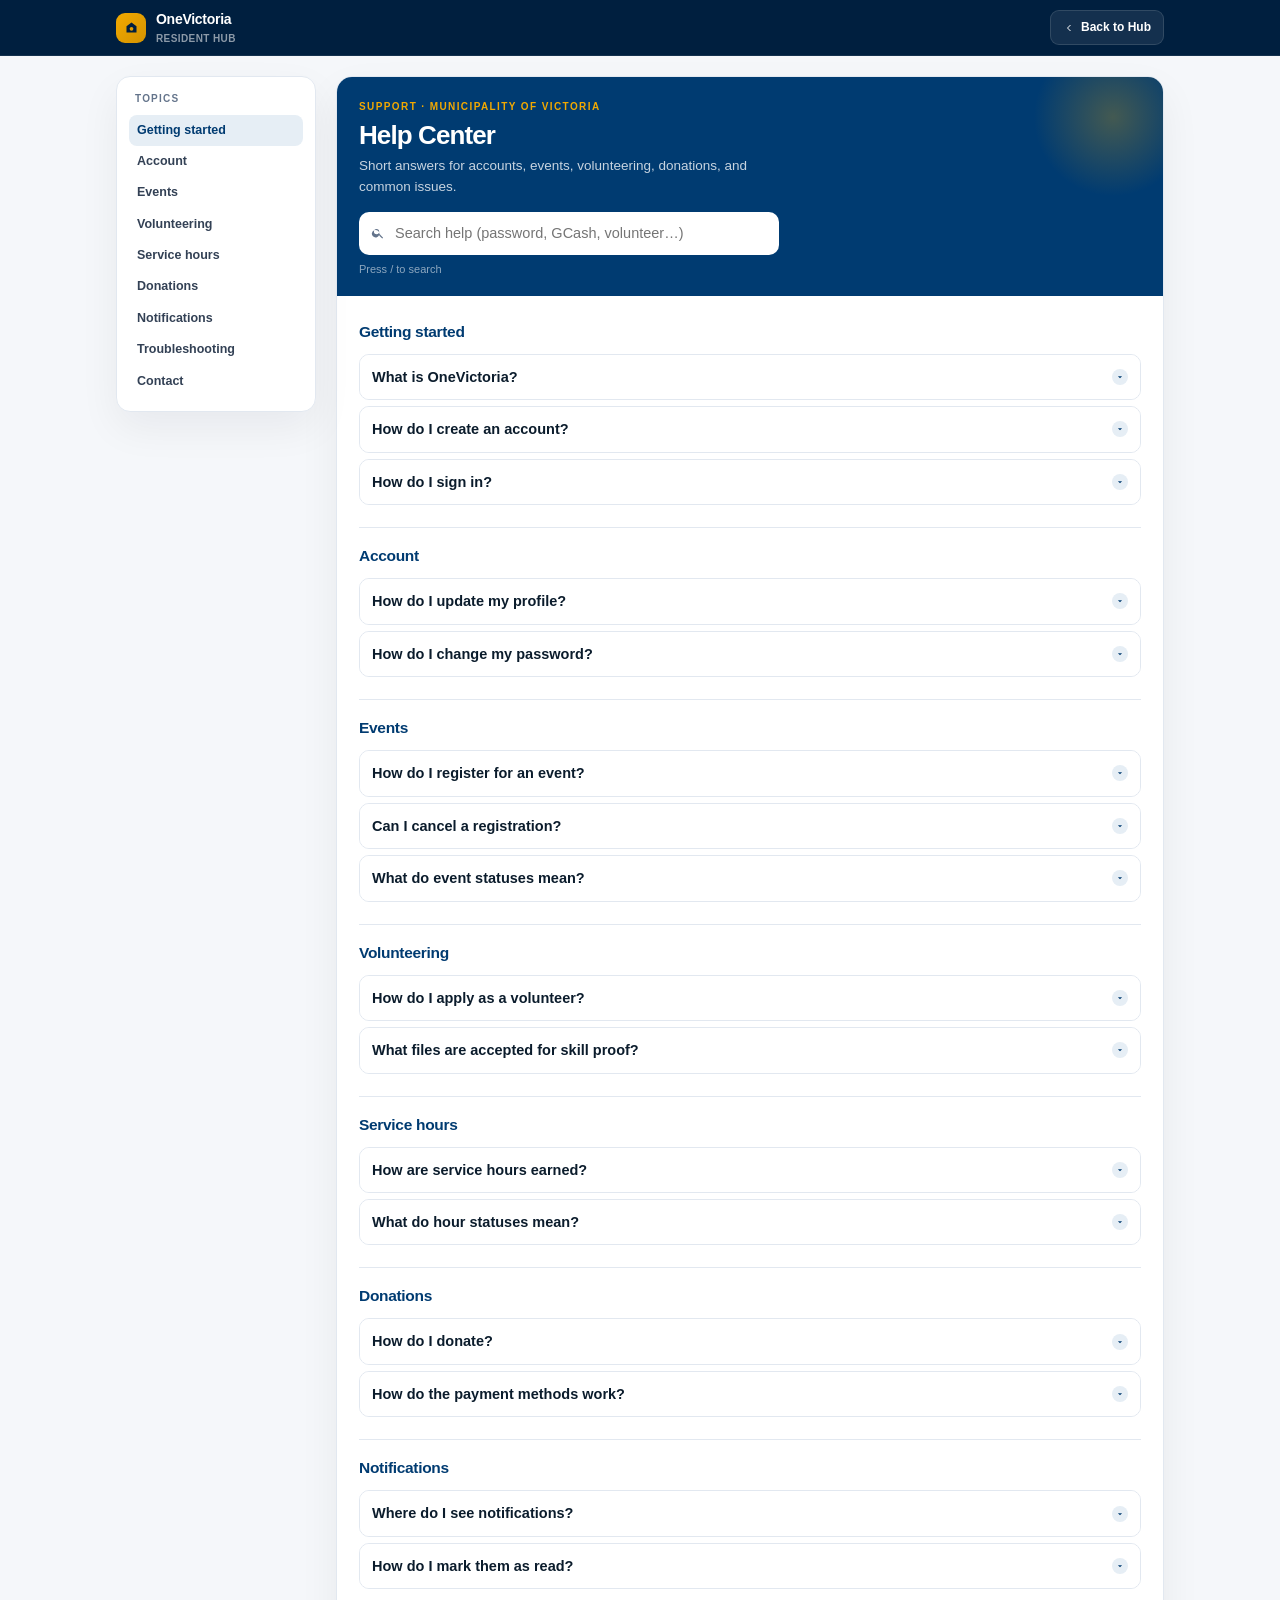
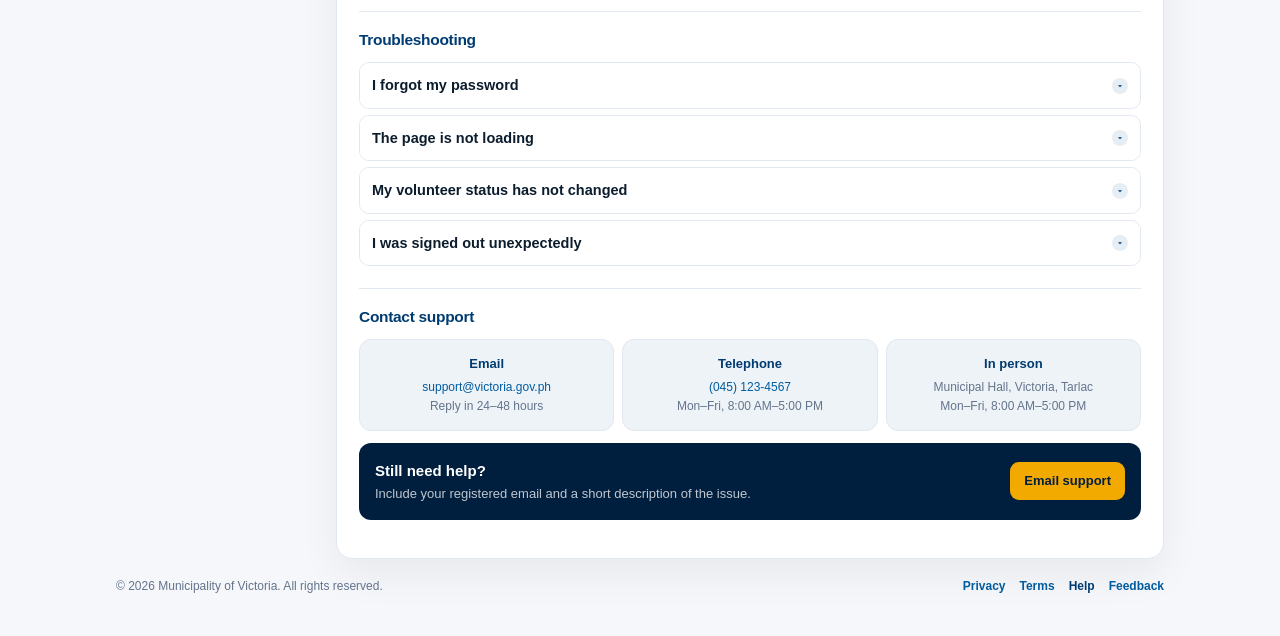
<file: help-center.html>
<!DOCTYPE html>
<html lang="en">

<head>
    <meta charset="UTF-8" />
    <meta name="viewport" content="width=device-width, initial-scale=1.0" />
    <meta name="description"
        content="Help Center for OneVictoria Resident Hub — accounts, events, volunteering, donations, and support." />
    <title>Help Center · OneVictoria</title>
    <link rel="shortcut icon" href="gemini-svg%20(1).svg" type="image/x-icon" />
    <style>
        :root {
            --blue: #003B71;
            --blue-hover: #002A52;
            --blue-soft: #E6EEF5;
            --gold: #F2A900;
            --gold-dark: #D49300;
            --gold-soft: #FFF6E0;
            --dark: #001F3F;
            --light: #E8F0FE;
            --accent: #005B9F;
            --ink: #0B1C2C;
            --body: #334155;
            --muted: #64748B;
            --border: #E2E8F0;
            --canvas: #F5F7FA;
            --surface: #FFFFFF;
            --surface-2: #EEF3F8;
            --success: #0D7A5F;
            --success-bg: #E6F6F1;
            --warning: #B45309;
            --warning-bg: #FEF3C7;
            --danger: #B42318;
            --danger-bg: #FEE4E2;
            --info: #026AA2;
            --info-bg: #E0F2FE;
            --header-h: 56px;
        }

        * {
            box-sizing: border-box;
            margin: 0;
            padding: 0;
        }

        html {
            scroll-behavior: smooth;
        }

        body {
            font-family: Inter, Segoe UI, Helvetica, Arial, sans-serif;
            background: var(--canvas);
            color: var(--body);
            font-size: 14.5px;
            line-height: 1.55;
            min-height: 100vh;
        }

        a {
            color: var(--accent);
            text-decoration: none;
        }

        a:hover {
            color: var(--blue);
            text-decoration: underline;
        }

        a:focus-visible,
        button:focus-visible {
            outline: 2px solid var(--gold);
            outline-offset: 2px;
        }

        .skip {
            position: absolute;
            left: 12px;
            top: -40px;
            background: var(--gold);
            color: var(--dark);
            padding: 8px 12px;
            border-radius: 8px;
            font-weight: 700;
            z-index: 80;
        }

        .skip:focus {
            top: 12px;
        }

        header.app {
            position: sticky;
            top: 0;
            z-index: 40;
            height: var(--header-h);
            background: var(--dark);
            color: #fff;
            border-bottom: 1px solid rgba(255, 255, 255, 0.08);
        }

        .app-inner {
            max-width: 1080px;
            margin: 0 auto;
            height: 100%;
            padding: 0 16px;
            display: flex;
            align-items: center;
            justify-content: space-between;
            gap: 12px;
        }

        .brand {
            display: flex;
            align-items: center;
            gap: 10px;
            color: #fff;
            text-decoration: none;
            min-width: 0;
        }

        .brand:hover {
            text-decoration: none;
            color: #fff;
        }

        .seal {
            width: 30px;
            height: 30px;
            border-radius: 9px;
            flex-shrink: 0;
            background: linear-gradient(135deg, var(--gold), var(--gold-dark));
            display: grid;
            place-items: center;
        }

        .seal svg {
            width: 15px;
            height: 15px;
            fill: var(--dark);
        }

        .brand-name {
            font-weight: 800;
            font-size: 14px;
            letter-spacing: -0.02em;
        }

        .brand-sub {
            font-size: 10px;
            color: rgba(255, 255, 255, 0.55);
            font-weight: 600;
            letter-spacing: 0.04em;
            text-transform: uppercase;
        }

        .back {
            display: inline-flex;
            align-items: center;
            gap: 6px;
            color: #fff;
            background: rgba(255, 255, 255, 0.08);
            border: 1px solid rgba(255, 255, 255, 0.12);
            padding: 7px 12px;
            border-radius: 9px;
            font-size: 12px;
            font-weight: 600;
            text-decoration: none;
            white-space: nowrap;
        }

        .back:hover {
            background: rgba(255, 255, 255, 0.14);
            color: #fff;
            text-decoration: none;
        }

        .back svg {
            width: 12px;
            height: 12px;
            stroke: currentColor;
            fill: none;
            stroke-width: 2;
        }

        .wrap {
            max-width: 1080px;
            margin: 0 auto;
            padding: 20px 16px 40px;
        }

        .layout {
            display: grid;
            grid-template-columns: 200px minmax(0, 1fr);
            gap: 20px;
            align-items: start;
        }

        aside.toc {
            position: sticky;
            top: calc(var(--header-h) + 16px);
            background: var(--surface);
            border: 1px solid var(--border);
            border-radius: 14px;
            padding: 14px 12px;
            box-shadow: 0 16px 40px rgba(15, 23, 42, 0.06);
        }

        .toc h2 {
            font-size: 10px;
            letter-spacing: 0.12em;
            text-transform: uppercase;
            color: var(--muted);
            font-weight: 800;
            padding: 0 6px 8px;
        }

        .toc a {
            display: block;
            color: var(--body);
            text-decoration: none;
            font-size: 12.5px;
            font-weight: 600;
            padding: 6px 8px;
            border-radius: 8px;
        }

        .toc a:hover,
        .toc a.active {
            background: var(--blue-soft);
            color: var(--blue);
        }

        article.doc {
            background: var(--surface);
            border: 1px solid var(--border);
            border-radius: 16px;
            box-shadow: 0 16px 40px rgba(15, 23, 42, 0.06);
            overflow: hidden;
        }

        .doc-hero {
            background: var(--blue);
            color: #fff;
            padding: 22px 22px 18px;
            position: relative;
        }

        .doc-hero::after {
            content: "";
            position: absolute;
            right: -30px;
            top: -40px;
            width: 160px;
            height: 160px;
            border-radius: 50%;
            background: radial-gradient(circle, rgba(242, 169, 0, 0.28), transparent 70%);
        }

        .kicker {
            font-size: 10px;
            font-weight: 800;
            letter-spacing: 0.14em;
            text-transform: uppercase;
            color: var(--gold);
            margin-bottom: 6px;
        }

        .doc-hero h1 {
            font-size: 26px;
            letter-spacing: -0.035em;
            line-height: 1.15;
        }

        .lede {
            margin-top: 6px;
            color: rgba(255, 255, 255, 0.78);
            font-size: 13.5px;
            max-width: 58ch;
        }

        .search {
            position: relative;
            margin-top: 14px;
            max-width: 420px;
            z-index: 2;
        }

        .search input {
            width: 100%;
            border: 0;
            border-radius: 10px;
            padding: 10px 12px 10px 36px;
            font: inherit;
            color: var(--ink);
            background: #fff;
        }

        .search svg {
            position: absolute;
            left: 12px;
            top: 50%;
            transform: translateY(-50%);
            width: 14px;
            height: 14px;
            fill: var(--muted);
        }

        .search-hint {
            margin-top: 6px;
            font-size: 11px;
            color: rgba(255, 255, 255, 0.55);
        }

        #searchHits {
            display: none;
            position: absolute;
            left: 0;
            right: 0;
            top: calc(100% + 6px);
            background: #fff;
            color: var(--ink);
            border: 1px solid var(--border);
            border-radius: 10px;
            box-shadow: 0 16px 40px rgba(15, 23, 42, 0.12);
            max-height: 260px;
            overflow: auto;
            z-index: 5;
        }

        #searchHits a {
            display: block;
            padding: 8px 12px;
            color: var(--ink);
            text-decoration: none;
            border-bottom: 1px solid var(--border);
            font-size: 13px;
            font-weight: 600;
        }

        #searchHits a:last-child {
            border-bottom: 0;
        }

        #searchHits a:hover {
            background: var(--blue-soft);
            color: var(--blue);
        }

        #searchHits .empty {
            padding: 14px;
            text-align: center;
            color: var(--muted);
            font-size: 13px;
        }

        mark {
            background: var(--gold-soft);
            color: var(--ink);
            padding: 0 2px;
            border-radius: 2px;
        }

        .doc-body {
            padding: 8px 22px 22px;
        }

        section.block {
            padding: 16px 0;
            border-bottom: 1px solid var(--border);
            scroll-margin-top: calc(var(--header-h) + 12px);
        }

        section.block:last-of-type {
            border-bottom: 0;
        }

        .block h2 {
            color: var(--blue);
            font-size: 15.5px;
            letter-spacing: -0.02em;
            margin-bottom: 10px;
        }

        .block p {
            margin: 0 0 8px;
        }

        strong {
            color: var(--ink);
            font-weight: 700;
        }

        .faq {
            border: 1px solid var(--border);
            border-radius: 10px;
            margin-bottom: 6px;
            overflow: hidden;
            background: #fff;
        }

        .faq[hidden] {
            display: none;
        }

        .faq-q {
            width: 100%;
            text-align: left;
            background: #fff;
            border: 0;
            padding: 11px 12px;
            font: inherit;
            font-weight: 700;
            color: var(--ink);
            display: flex;
            justify-content: space-between;
            gap: 10px;
            align-items: center;
            cursor: pointer;
        }

        .faq-q:hover {
            background: var(--surface-2);
        }

        .chev {
            width: 16px;
            height: 16px;
            flex-shrink: 0;
            border-radius: 50%;
            background: var(--blue-soft);
            color: var(--blue);
            display: grid;
            place-items: center;
            transition: transform .2s ease;
        }

        .chev svg {
            width: 10px;
            height: 10px;
            fill: currentColor;
        }

        .faq.open .chev {
            transform: rotate(180deg);
            background: var(--gold);
            color: var(--dark);
        }

        .faq-a {
            display: none;
            padding: 0 12px 12px;
            color: var(--body);
            font-size: 13.5px;
        }

        .faq.open .faq-a {
            display: block;
        }

        .faq-a ol,
        .faq-a ul {
            margin: 6px 0 8px 18px;
        }

        .faq-a li {
            margin: 3px 0;
        }

        .callout {
            display: flex;
            gap: 8px;
            align-items: flex-start;
            border-radius: 8px;
            padding: 8px 10px;
            margin-top: 8px;
            font-size: 13px;
        }

        .callout.gold {
            background: var(--gold-soft);
            color: #7A4E00;
            border: 1px solid #F3D98A;
        }

        .callout.info {
            background: var(--info-bg);
            color: #075985;
            border: 1px solid #BAE6FD;
        }

        .callout.warn {
            background: var(--warning-bg);
            color: #92400E;
            border: 1px solid #F5D38A;
        }

        .callout.danger {
            background: var(--danger-bg);
            color: #7F1D1D;
            border: 1px solid #FECDCA;
        }

        .pills {
            display: flex;
            flex-wrap: wrap;
            gap: 6px;
            margin-top: 8px;
        }

        .pill {
            display: inline-flex;
            align-items: center;
            border-radius: 999px;
            padding: 3px 9px;
            font-size: 11px;
            font-weight: 800;
        }

        .ok {
            background: var(--success-bg);
            color: var(--success);
        }

        .pend {
            background: var(--warning-bg);
            color: var(--warning);
        }

        .bad {
            background: var(--danger-bg);
            color: var(--danger);
        }

        .inf {
            background: var(--info-bg);
            color: var(--info);
        }

        .contact {
            display: grid;
            grid-template-columns: repeat(3, 1fr);
            gap: 8px;
            margin-top: 10px;
        }

        .c-card {
            background: var(--surface-2);
            border: 1px solid var(--border);
            border-radius: 12px;
            padding: 14px 12px;
            text-align: center;
        }

        .c-card h3 {
            color: var(--blue);
            font-size: 13px;
            margin-bottom: 4px;
        }

        .c-card p {
            font-size: 12px;
            color: var(--muted);
            margin: 0;
        }

        .cta {
            margin-top: 12px;
            background: var(--dark);
            color: #fff;
            border-radius: 12px;
            padding: 16px;
            display: flex;
            flex-wrap: wrap;
            gap: 12px;
            align-items: center;
            justify-content: space-between;
        }

        .cta p {
            margin: 0;
            color: rgba(255, 255, 255, 0.75);
            font-size: 13px;
        }

        .cta strong {
            color: #fff;
            display: block;
            font-size: 15px;
            margin-bottom: 2px;
        }

        .cta a {
            background: var(--gold);
            color: var(--dark);
            text-decoration: none;
            font-weight: 800;
            font-size: 13px;
            padding: 9px 14px;
            border-radius: 9px;
        }

        .cta a:hover {
            background: var(--gold-dark);
            color: var(--dark);
        }

        #noResults {
            display: none;
            text-align: center;
            padding: 28px 10px;
            color: var(--muted);
        }

        footer.site {
            margin-top: 18px;
            display: flex;
            flex-wrap: wrap;
            gap: 8px 16px;
            justify-content: space-between;
            align-items: center;
            color: var(--muted);
            font-size: 12px;
        }

        .links {
            display: flex;
            flex-wrap: wrap;
            gap: 14px;
            font-weight: 600;
        }

        .links .here {
            color: var(--blue);
        }

        @media (max-width: 860px) {
            .layout {
                grid-template-columns: 1fr;
            }

            aside.toc {
                position: static;
            }

            .toc-links {
                display: flex;
                flex-wrap: wrap;
                gap: 4px;
            }

            .toc a {
                padding: 5px 8px;
                background: var(--surface-2);
                font-size: 12px;
            }

            .contact {
                grid-template-columns: 1fr;
            }

            .doc-hero {
                padding: 18px 16px 16px;
            }

            .doc-hero h1 {
                font-size: 22px;
            }

            .doc-body {
                padding: 4px 16px 18px;
            }
        }

        @media (max-width: 420px) {
            .brand-sub {
                display: none;
            }

            .back span {
                display: none;
            }
        }

        @media print {

            header.app,
            aside.toc,
            footer.site,
            .skip,
            .search,
            .cta {
                display: none !important;
            }

            .faq-a {
                display: block !important;
            }

            body,
            .doc {
                background: #fff;
                box-shadow: none;
                border: 0;
            }

            .wrap,
            .layout {
                display: block;
                padding: 0;
            }
        }
    </style>
</head>

<body>
    <a class="skip" href="#help">Skip to help</a>

    <header class="app">
        <div class="app-inner">
            <a class="brand" href="index.html">
                <div class="seal" aria-hidden="true">
                    <svg viewBox="0 0 24 24">
                        <path d="M4 10l8-6 8 6v10H4V10zm8 1a3 3 0 100 6 3 3 0 000-6z" />
                    </svg>
                </div>
                <div>
                    <div class="brand-name">OneVictoria</div>
                    <div class="brand-sub">Resident Hub</div>
                </div>
            </a>
            <a class="back" href="/index.html">
                <svg viewBox="0 0 24 24">
                    <path d="M15 18l-6-6 6-6" />
                </svg>
                <span>Back to Hub</span>
            </a>
        </div>
    </header>

    <div class="wrap">
        <div class="layout">
            <aside class="toc" aria-label="Topics">
                <h2>Topics</h2>
                <nav class="toc-links">
                    <a href="#getting-started">Getting started</a>
                    <a href="#account-management">Account</a>
                    <a href="#events-registration">Events</a>
                    <a href="#volunteering">Volunteering</a>
                    <a href="#service-hours">Service hours</a>
                    <a href="#donations">Donations</a>
                    <a href="#notifications">Notifications</a>
                    <a href="#troubleshooting">Troubleshooting</a>
                    <a href="#contact-support">Contact</a>
                </nav>
            </aside>

            <article class="doc" id="help">
                <div class="doc-hero">
                    <div class="kicker">Support · Municipality of Victoria</div>
                    <h1>Help Center</h1>
                    <p class="lede">Short answers for accounts, events, volunteering, donations, and common issues.</p>
                    <div class="search">
                        <svg viewBox="0 0 24 24">
                            <path
                                d="M15.5 14h-.8l-.3-.3A6.5 6.5 0 1014 15.5l.3.3v.8l5 5 1.5-1.5-5-5zm-6 0A4.5 4.5 0 119.5 5a4.5 4.5 0 010 9z" />
                        </svg>
                        <input id="helpSearch" type="search" placeholder="Search help (password, GCash, volunteer…)"
                            autocomplete="off" />
                        <div id="searchHits" role="listbox"></div>
                    </div>
                    <p class="search-hint">Press / to search</p>
                </div>

                <div class="doc-body">
                    <p id="noResults">No articles match that search. Try “password”, “donate”, or “event”.</p>

                    <section class="block" id="getting-started">
                        <h2>Getting started</h2>

                        <div class="faq" data-keys="onevictoria about platform portal what">
                            <button class="faq-q" type="button">What is OneVictoria?<span class="chev"><svg
                                        viewBox="0 0 24 24">
                                        <path d="M7 10l5 5 5-5z" />
                                    </svg></span></button>
                            <div class="faq-a">
                                <p>OneVictoria is the official resident hub of the Municipality of Victoria, Tarlac.
                                    After you sign in you can:</p>
                                <ul>
                                    <li>Read announcements and register for events</li>
                                    <li>Apply as a volunteer and track service hours</li>
                                    <li>Donate money or items</li>
                                    <li>Receive notifications about approvals and updates</li>
                                </ul>
                            </div>
                        </div>

                        <div class="faq" data-keys="create account register sign up email verify">
                            <button class="faq-q" type="button">How do I create an account?<span class="chev"><svg
                                        viewBox="0 0 24 24">
                                        <path d="M7 10l5 5 5-5z" />
                                    </svg></span></button>
                            <div class="faq-a">
                                <ol>
                                    <li>On the homepage, choose <strong>Create Account</strong>.</li>
                                    <li>Enter name, email, phone (09XXXXXXXXX), age (15+), gender, address, and a
                                        password of at least 6 characters.</li>
                                    <li>Submit, then open the verification email before you sign in.</li>
                                </ol>
                                <div class="callout gold">Use an email you can access. Unverified accounts cannot log
                                    in.</div>
                            </div>
                        </div>

                        <div class="faq" data-keys="sign in login access portal">
                            <button class="faq-q" type="button">How do I sign in?<span class="chev"><svg
                                        viewBox="0 0 24 24">
                                        <path d="M7 10l5 5 5-5z" />
                                    </svg></span></button>
                            <div class="faq-a">
                                <ol>
                                    <li>Enter your registered email and password.</li>
                                    <li>Select <strong>Login</strong>.</li>
                                </ol>
                                <div class="callout danger">If the email is not verified, you will be signed out until
                                    you click the link in your inbox.</div>
                            </div>
                        </div>
                    </section>

                    <section class="block" id="account-management">
                        <h2>Account</h2>

                        <div class="faq" data-keys="update profile edit settings mobile address photo">
                            <button class="faq-q" type="button">How do I update my profile?<span class="chev"><svg
                                        viewBox="0 0 24 24">
                                        <path d="M7 10l5 5 5-5z" />
                                    </svg></span></button>
                            <div class="faq-a">
                                <ol>
                                    <li>Open <strong>Profile Settings</strong> from your name or photo.</li>
                                    <li>Choose <strong>Edit Profile</strong>.</li>
                                    <li>Change mobile number, address, or photo, then <strong>Save Changes</strong>.
                                    </li>
                                </ol>
                                <div class="callout info">Name, email, gender, and age are locked. Ask support if those
                                    must change.</div>
                            </div>
                        </div>

                        <div class="faq" data-keys="change password new password">
                            <button class="faq-q" type="button">How do I change my password?<span class="chev"><svg
                                        viewBox="0 0 24 24">
                                        <path d="M7 10l5 5 5-5z" />
                                    </svg></span></button>
                            <div class="faq-a">
                                <ol>
                                    <li>Profile Settings → <strong>Edit Profile</strong>.</li>
                                    <li>Type a new password (6+ characters) and save.</li>
                                </ol>
                            </div>
                        </div>
                    </section>

                    <section class="block" id="events-registration">
                        <h2>Events</h2>

                        <div class="faq" data-keys="register event join community">
                            <button class="faq-q" type="button">How do I register for an event?<span class="chev"><svg
                                        viewBox="0 0 24 24">
                                        <path d="M7 10l5 5 5-5z" />
                                    </svg></span></button>
                            <div class="faq-a">
                                <ol>
                                    <li>News &amp; Events → <strong>Events</strong>.</li>
                                    <li>Open <strong>Register / Join</strong> on a card and confirm.</li>
                                </ol>
                            </div>
                        </div>

                        <div class="faq" data-keys="cancel unregister my events">
                            <button class="faq-q" type="button">Can I cancel a registration?<span class="chev"><svg
                                        viewBox="0 0 24 24">
                                        <path d="M7 10l5 5 5-5z" />
                                    </svg></span></button>
                            <div class="faq-a">
                                <ol>
                                    <li>Open <strong>My Events</strong>.</li>
                                    <li>Choose <strong>Cancel Registration</strong> and confirm.</li>
                                </ol>
                                <div class="callout gold">Cancel at least 24 hours before the event when you can.</div>
                            </div>
                        </div>

                        <div class="faq" data-keys="status registered completed cancelled">
                            <button class="faq-q" type="button">What do event statuses mean?<span class="chev"><svg
                                        viewBox="0 0 24 24">
                                        <path d="M7 10l5 5 5-5z" />
                                    </svg></span></button>
                            <div class="faq-a">
                                <div class="pills">
                                    <span class="pill ok">Registered</span>
                                    <span class="pill inf">Completed</span>
                                    <span class="pill bad">Cancelled</span>
                                </div>
                                <p style="margin-top:8px"><strong>Registered</strong> — you are on the list.
                                    <strong>Completed</strong> — attendance was recorded. <strong>Cancelled</strong> —
                                    you or the organizer removed the booking.</p>
                            </div>
                        </div>
                    </section>

                    <section class="block" id="volunteering">
                        <h2>Volunteering</h2>

                        <div class="faq" data-keys="volunteer apply application skill">
                            <button class="faq-q" type="button">How do I apply as a volunteer?<span class="chev"><svg
                                        viewBox="0 0 24 24">
                                        <path d="M7 10l5 5 5-5z" />
                                    </svg></span></button>
                            <div class="faq-a">
                                <ol>
                                    <li>Community → <strong>Volunteer</strong>.</li>
                                    <li>Choose skill, experience, and availability.</li>
                                    <li>Upload proof of skill, then <strong>Submit Application</strong>.</li>
                                </ol>
                                <div class="callout info">Staff review applications. You will get a notification when
                                    the status changes.</div>
                            </div>
                        </div>

                        <div class="faq" data-keys="documents certificate pdf jpg png doc verification">
                            <button class="faq-q" type="button">What files are accepted for skill proof?<span
                                    class="chev"><svg viewBox="0 0 24 24">
                                        <path d="M7 10l5 5 5-5z" />
                                    </svg></span></button>
                            <div class="faq-a">
                                <p>Maximum 5MB. Accepted: <strong>PDF</strong>, <strong>JPG/PNG</strong>,
                                    <strong>DOC/DOCX</strong> — certificates, licenses, or reference letters.</p>
                            </div>
                        </div>
                    </section>

                    <section class="block" id="service-hours">
                        <h2>Service hours</h2>

                        <div class="faq" data-keys="hours earn community service">
                            <button class="faq-q" type="button">How are service hours earned?<span class="chev"><svg
                                        viewBox="0 0 24 24">
                                        <path d="M7 10l5 5 5-5z" />
                                    </svg></span></button>
                            <div class="faq-a">
                                <p>Hours are credited when you attend a registered event and an organizer certifies your
                                    participation. Totals appear under <strong>Service Hours</strong>.</p>
                            </div>
                        </div>

                        <div class="faq" data-keys="approved pending hours status">
                            <button class="faq-q" type="button">What do hour statuses mean?<span class="chev"><svg
                                        viewBox="0 0 24 24">
                                        <path d="M7 10l5 5 5-5z" />
                                    </svg></span></button>
                            <div class="faq-a">
                                <div class="pills">
                                    <span class="pill ok">Approved</span>
                                    <span class="pill pend">Pending</span>
                                </div>
                                <p style="margin-top:8px"><strong>Approved</strong> counts toward your total.
                                    <strong>Pending</strong> is waiting for organizer review.</p>
                            </div>
                        </div>
                    </section>

                    <section class="block" id="donations">
                        <h2>Donations</h2>

                        <div class="faq" data-keys="donate donation money item">
                            <button class="faq-q" type="button">How do I donate?<span class="chev"><svg
                                        viewBox="0 0 24 24">
                                        <path d="M7 10l5 5 5-5z" />
                                    </svg></span></button>
                            <div class="faq-a">
                                <p><strong>Money:</strong> Community → Donations → amount and purpose →
                                    <strong>Donate</strong> → choose a payment method.</p>
                                <p><strong>Item:</strong> switch to Item, describe the goods and purpose, then submit.
                                    Staff will arrange pickup or drop-off. No payment is needed.</p>
                            </div>
                        </div>

                        <div class="faq" data-keys="payment gcash paymaya bank cash qr screenshot">
                            <button class="faq-q" type="button">How do the payment methods work?<span class="chev"><svg
                                        viewBox="0 0 24 24">
                                        <path d="M7 10l5 5 5-5z" />
                                    </svg></span></button>
                            <div class="faq-a">
                                <ul>
                                    <li><strong>GCash, PayMaya, Bank Transfer</strong> — Pay Now shows a QR / account
                                        details. Pay in the app, then upload a screenshot and submit.</li>
                                    <li><strong>Cash</strong> — Pay Now asks for your account password. Confirm, then
                                        pay in person at Municipal Hall (Mon–Fri, 8:00 AM–5:00 PM).</li>
                                </ul>
                                <div class="callout warn">Donations stay <strong>Pending</strong> until municipal staff
                                    verify them. They are generally non-refundable.</div>
                            </div>
                        </div>
                    </section>

                    <section class="block" id="notifications">
                        <h2>Notifications</h2>

                        <div class="faq" data-keys="notifications bell alerts view">
                            <button class="faq-q" type="button">Where do I see notifications?<span class="chev"><svg
                                        viewBox="0 0 24 24">
                                        <path d="M7 10l5 5 5-5z" />
                                    </svg></span></button>
                            <div class="faq-a">
                                <p>Use the <strong>bell</strong> in the header for a preview, or <strong>See All
                                        Notifications</strong> for the full list.</p>
                            </div>
                        </div>

                        <div class="faq" data-keys="mark read all">
                            <button class="faq-q" type="button">How do I mark them as read?<span class="chev"><svg
                                        viewBox="0 0 24 24">
                                        <path d="M7 10l5 5 5-5z" />
                                    </svg></span></button>
                            <div class="faq-a">
                                <p>Open a notification to mark it read, or choose <strong>Mark all read</strong>.
                                    <strong>Clear</strong> permanently deletes them.</p>
                            </div>
                        </div>
                    </section>

                    <section class="block" id="troubleshooting">
                        <h2>Troubleshooting</h2>

                        <div class="faq" data-keys="forgot password reset email">
                            <button class="faq-q" type="button">I forgot my password<span class="chev"><svg
                                        viewBox="0 0 24 24">
                                        <path d="M7 10l5 5 5-5z" />
                                    </svg></span></button>
                            <div class="faq-a">
                                <ol>
                                    <li>On the login panel, open <strong>Forgot Password?</strong></li>
                                    <li>Enter your registered email and send the reset link.</li>
                                    <li>Check inbox and spam, then set a new password.</li>
                                </ol>
                                <div class="callout info">The email must already have an account. If nothing arrives in
                                    a few minutes, contact support.</div>
                            </div>
                        </div>

                        <div class="faq" data-keys="loading error browser refresh cache javascript">
                            <button class="faq-q" type="button">The page is not loading<span class="chev"><svg
                                        viewBox="0 0 24 24">
                                        <path d="M7 10l5 5 5-5z" />
                                    </svg></span></button>
                            <div class="faq-a">
                                <ul>
                                    <li>Refresh (F5 or Ctrl/Cmd+R)</li>
                                    <li>Clear cache and cookies</li>
                                    <li>Try Chrome, Firefox, or Edge with JavaScript on</li>
                                    <li>Check your connection</li>
                                </ul>
                            </div>
                        </div>

                        <div class="faq" data-keys="volunteer application pending status">
                            <button class="faq-q" type="button">My volunteer status has not changed<span
                                    class="chev"><svg viewBox="0 0 24 24">
                                        <path d="M7 10l5 5 5-5z" />
                                    </svg></span></button>
                            <div class="faq-a">
                                <p>Reviews usually take <strong>1–3 business days</strong>. You will get a notification.
                                    If it has been longer, contact support with your registered email.</p>
                            </div>
                        </div>

                        <div class="faq" data-keys="session logged out another device">
                            <button class="faq-q" type="button">I was signed out unexpectedly<span class="chev"><svg
                                        viewBox="0 0 24 24">
                                        <path d="M7 10l5 5 5-5z" />
                                    </svg></span></button>
                            <div class="faq-a">
                                <p>OneVictoria allows <strong>one active session</strong> per account. Signing in on
                                    another phone or browser ends the previous session.</p>
                            </div>
                        </div>
                    </section>

                    <section class="block" id="contact-support">
                        <h2>Contact support</h2>
                        <div class="contact">
                            <div class="c-card">
                                <h3>Email</h3>
                                <p><a href="mailto:support@victoria.gov.ph">support@victoria.gov.ph</a><br>Reply in
                                    24–48 hours</p>
                            </div>
                            <div class="c-card">
                                <h3>Telephone</h3>
                                <p><a href="tel:+63451234567">(045) 123-4567</a><br>Mon–Fri, 8:00 AM–5:00 PM</p>
                            </div>
                            <div class="c-card">
                                <h3>In person</h3>
                                <p>Municipal Hall, Victoria, Tarlac<br>Mon–Fri, 8:00 AM–5:00 PM</p>
                            </div>
                        </div>
                        <div class="cta">
                            <div>
                                <strong>Still need help?</strong>
                                <p>Include your registered email and a short description of the issue.</p>
                            </div>
                            <a href="mailto:support@victoria.gov.ph">Email support</a>
                        </div>
                    </section>
                </div>
            </article>
        </div>

        <footer class="site">
            <p>© 2026 Municipality of Victoria. All rights reserved.</p>
            <nav class="links" aria-label="Legal">
                <a href="privacy-policy.html">Privacy</a>
                <a href="terms-of-service.html">Terms</a>
                <span class="here">Help</span>
                <a href="feedback.html">Feedback</a>
            </nav>
        </footer>
    </div>

    <script>
        document.querySelectorAll(".faq-q").forEach((btn) => {
            btn.addEventListener("click", () => btn.parentElement.classList.toggle("open"));
        });

        const input = document.getElementById("helpSearch");
        const hits = document.getElementById("searchHits");
        const faqs = [...document.querySelectorAll(".faq")];
        const noResults = document.getElementById("noResults");
        const sections = [...document.querySelectorAll("section.block")];

        const index = faqs.map((el) => ({
            el,
            q: el.querySelector(".faq-q").textContent.replace(/\s+/g, " ").trim(),
            keys: (el.dataset.keys || "") + " " + el.textContent.toLowerCase(),
            section: el.closest("section").id,
        }));

        function closeHits() { hits.style.display = "none"; hits.innerHTML = ""; }

        function filter(q) {
            const term = q.trim().toLowerCase();
            let shown = 0;
            faqs.forEach((el) => {
                const item = index.find((i) => i.el === el);
                const ok = !term || item.keys.includes(term) || item.q.toLowerCase().includes(term);
                el.hidden = !ok;
                if (ok) shown++;
            });
            sections.forEach((sec) => {
                const any = [...sec.querySelectorAll(".faq")].some((f) => !f.hidden);
                sec.style.display = !term || any || sec.id === "contact-support" ? "" : "none";
            });
            noResults.style.display = term && shown === 0 ? "block" : "none";
        }

        input.addEventListener("input", () => {
            const q = input.value.trim();
            filter(q);
            if (q.length < 2) { closeHits(); return; }
            const matches = index.filter((i) => i.keys.includes(q.toLowerCase()) || i.q.toLowerCase().includes(q.toLowerCase()));
            if (!matches.length) {
                hits.innerHTML = '<div class="empty">No matches</div>';
            } else {
                hits.innerHTML = matches.slice(0, 8).map((m) =>
                    `<a href="#${m.section}" data-q="${m.q.replace(/"/g, "&quot;")}">${m.q}</a>`
                ).join("");
                hits.querySelectorAll("a").forEach((a) => {
                    a.addEventListener("click", (e) => {
                        e.preventDefault();
                        const target = index.find((i) => i.q === a.dataset.q);
                        if (target) {
                            target.el.classList.add("open");
                            target.el.scrollIntoView({ behavior: "smooth", block: "center" });
                        }
                        closeHits();
                    });
                });
            }
            hits.style.display = "block";
        });

        document.addEventListener("click", (e) => {
            if (!e.target.closest(".search")) closeHits();
        });
        document.addEventListener("keydown", (e) => {
            if (e.key === "/" && document.activeElement !== input) {
                e.preventDefault();
                input.focus();
            }
            if (e.key === "Escape") {
                closeHits();
                input.blur();
            }
        });

        const tocLinks = [...document.querySelectorAll(".toc a")];
        const spy = () => {
            const y = window.scrollY + 90;
            let current = tocLinks[0];
            tocLinks.forEach((link) => {
                const id = link.getAttribute("href").slice(1);
                const sec = document.getElementById(id);
                if (sec && sec.offsetTop <= y) current = link;
            });
            tocLinks.forEach((l) => l.classList.toggle("active", l === current));
        };
        window.addEventListener("scroll", spy, { passive: true });
    </script>
</body>

</html>
</file>
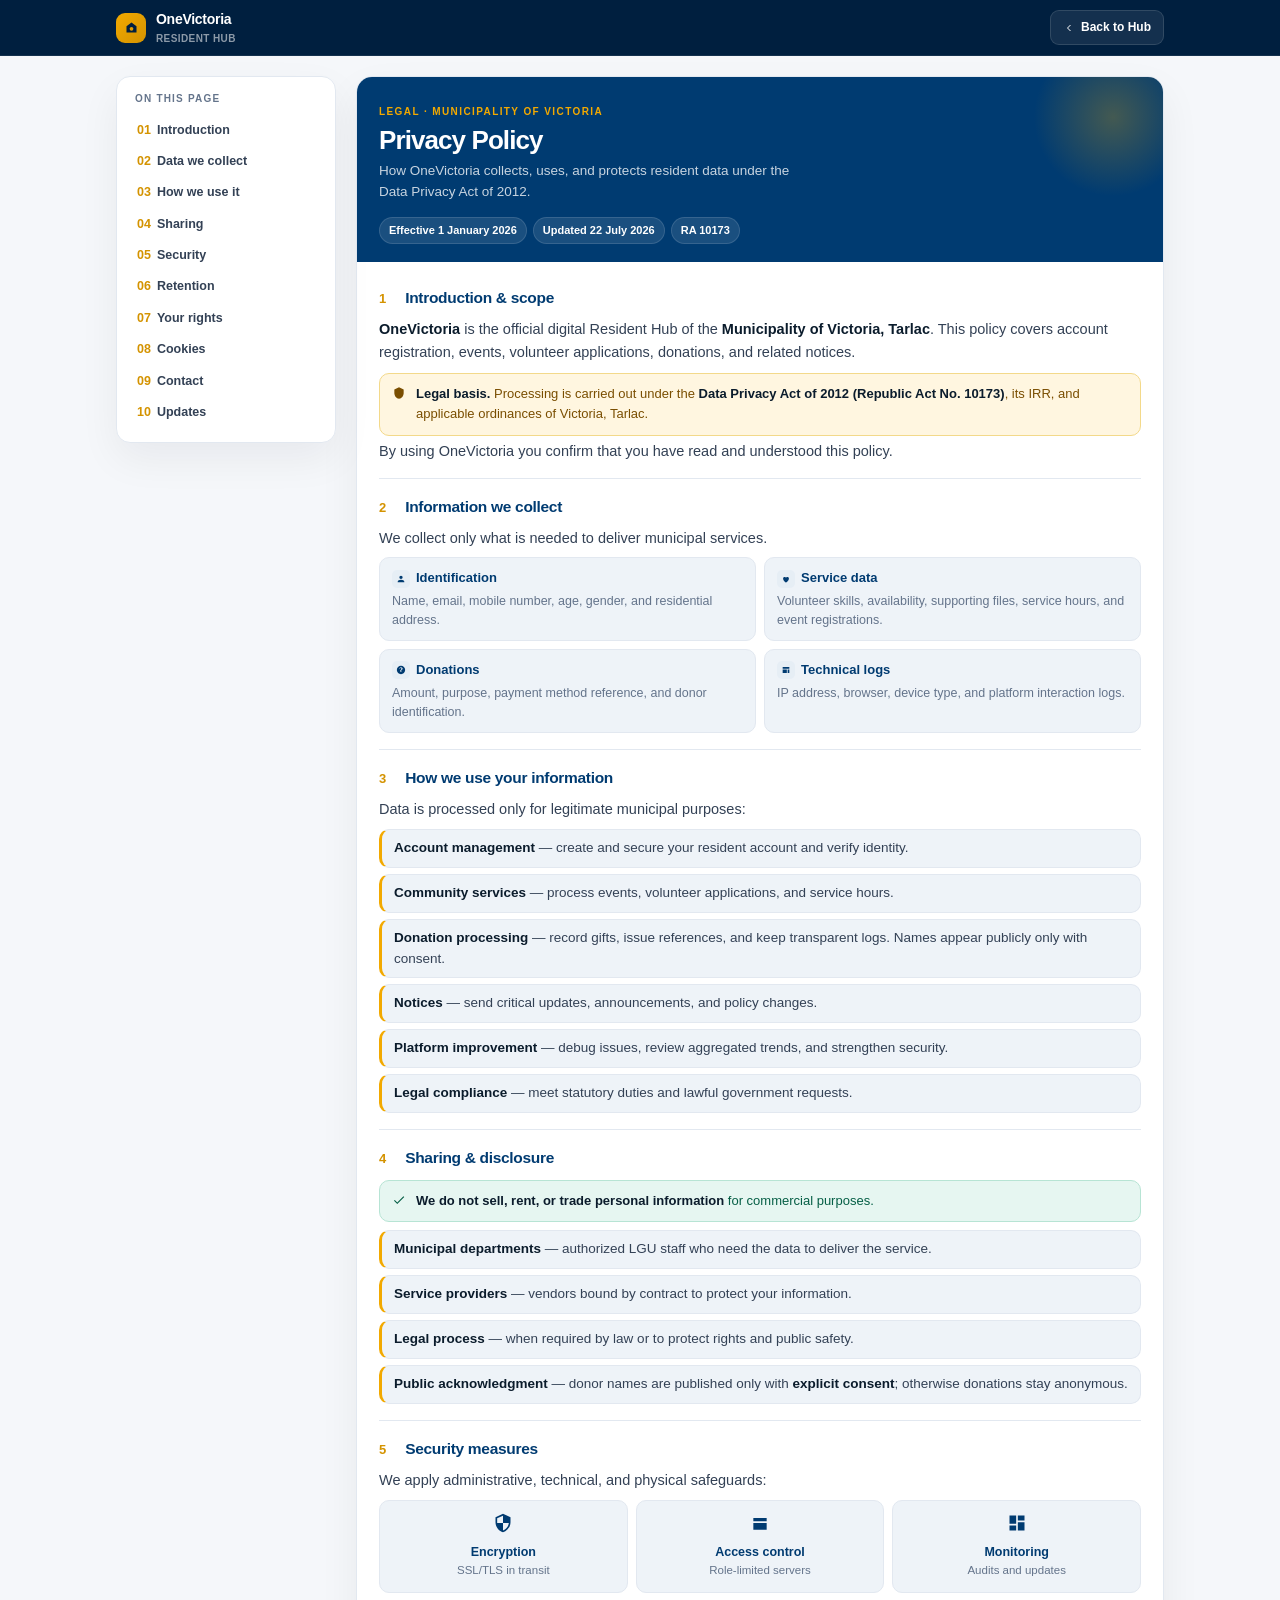
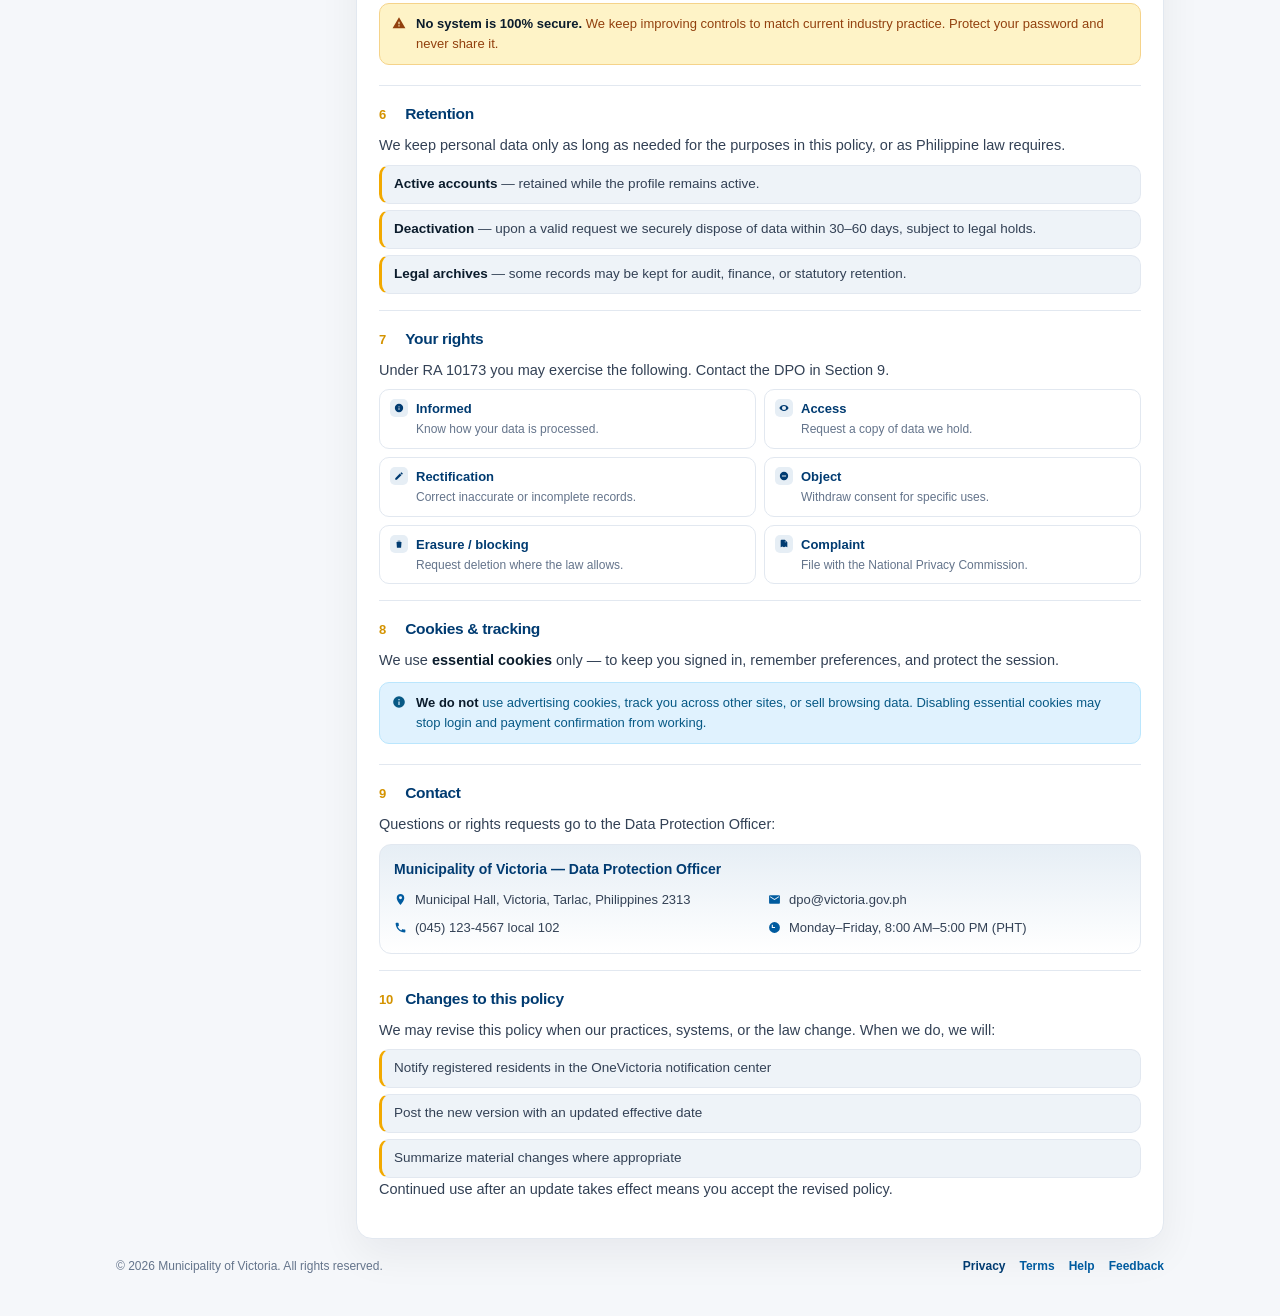
<file: privacy-policy.html>
<!DOCTYPE html>
<html lang="en">

<head>
  <meta charset="UTF-8" />
  <meta name="viewport" content="width=device-width, initial-scale=1.0" />
  <meta name="description"
    content="Privacy Policy for OneVictoria Resident Hub — how the Municipality of Victoria, Tarlac collects, uses, and protects personal data under RA 10173." />
  <title>Privacy Policy · OneVictoria</title>
  <link rel="shortcut icon" href="gemini-svg%20(1).svg" type="image/x-icon" />
  <style>
    :root {
      --blue: #003B71;
      --blue-hover: #002A52;
      --blue-soft: #E6EEF5;
      --gold: #F2A900;
      --gold-dark: #D49300;
      --gold-soft: #FFF6E0;
      --dark: #001F3F;
      --light: #E8F0FE;
      --accent: #005B9F;
      --ink: #0B1C2C;
      --body: #334155;
      --muted: #64748B;
      --border: #E2E8F0;
      --canvas: #F5F7FA;
      --surface: #FFFFFF;
      --surface-2: #EEF3F8;
      --success: #0D7A5F;
      --success-bg: #E6F6F1;
      --warning: #B45309;
      --warning-bg: #FEF3C7;
      --info: #026AA2;
      --info-bg: #E0F2FE;
      --header-h: 56px;
    }

    * {
      box-sizing: border-box;
      margin: 0;
      padding: 0;
    }

    html {
      scroll-behavior: smooth;
    }

    body {
      font-family: Inter, Segoe UI, Helvetica, Arial, sans-serif;
      background: var(--canvas);
      color: var(--body);
      font-size: 14.5px;
      line-height: 1.55;
      min-height: 100vh;
    }

    a {
      color: var(--accent);
      text-decoration: none;
    }

    a:hover {
      color: var(--blue);
      text-decoration: underline;
    }

    a:focus-visible,
    button:focus-visible {
      outline: 2px solid var(--gold);
      outline-offset: 2px;
    }

    .skip {
      position: absolute;
      left: 12px;
      top: -40px;
      background: var(--gold);
      color: var(--dark);
      padding: 8px 12px;
      border-radius: 8px;
      font-weight: 700;
      z-index: 80;
    }

    .skip:focus {
      top: 12px;
    }

    header.app {
      position: sticky;
      top: 0;
      z-index: 40;
      height: var(--header-h);
      background: var(--dark);
      color: #fff;
      border-bottom: 1px solid rgba(255, 255, 255, 0.08);
    }

    .app-inner {
      max-width: 1080px;
      margin: 0 auto;
      height: 100%;
      padding: 0 16px;
      display: flex;
      align-items: center;
      justify-content: space-between;
      gap: 12px;
    }

    .brand {
      display: flex;
      align-items: center;
      gap: 10px;
      color: #fff;
      text-decoration: none;
      min-width: 0;
    }

    .brand:hover {
      text-decoration: none;
      color: #fff;
    }

    .seal {
      width: 30px;
      height: 30px;
      border-radius: 9px;
      flex-shrink: 0;
      background: linear-gradient(135deg, var(--gold), var(--gold-dark));
      display: grid;
      place-items: center;
    }

    .seal svg {
      width: 15px;
      height: 15px;
      fill: var(--dark);
    }

    .brand-name {
      font-weight: 800;
      font-size: 14px;
      letter-spacing: -0.02em;
    }

    .brand-sub {
      font-size: 10px;
      color: rgba(255, 255, 255, 0.55);
      font-weight: 600;
      letter-spacing: 0.04em;
      text-transform: uppercase;
    }

    .back {
      display: inline-flex;
      align-items: center;
      gap: 6px;
      color: #fff;
      background: rgba(255, 255, 255, 0.08);
      border: 1px solid rgba(255, 255, 255, 0.12);
      padding: 7px 12px;
      border-radius: 9px;
      font-size: 12px;
      font-weight: 600;
      text-decoration: none;
      white-space: nowrap;
    }

    .back:hover {
      background: rgba(255, 255, 255, 0.14);
      color: #fff;
      text-decoration: none;
    }

    .back svg {
      width: 12px;
      height: 12px;
      stroke: currentColor;
      fill: none;
      stroke-width: 2;
    }

    .wrap {
      max-width: 1080px;
      margin: 0 auto;
      padding: 20px 16px 40px;
    }

    .layout {
      display: grid;
      grid-template-columns: 220px minmax(0, 1fr);
      gap: 20px;
      align-items: start;
    }

    aside.toc {
      position: sticky;
      top: calc(var(--header-h) + 16px);
      background: var(--surface);
      border: 1px solid var(--border);
      border-radius: 14px;
      padding: 14px 12px;
      box-shadow: 0 16px 40px rgba(15, 23, 42, 0.06);
    }

    .toc h2 {
      font-size: 10px;
      letter-spacing: 0.12em;
      text-transform: uppercase;
      color: var(--muted);
      font-weight: 800;
      padding: 0 6px 8px;
    }

    .toc a {
      display: block;
      color: var(--body);
      text-decoration: none;
      font-size: 12.5px;
      font-weight: 600;
      padding: 6px 8px;
      border-radius: 8px;
    }

    .toc a:hover {
      background: var(--blue-soft);
      color: var(--blue);
    }

    .toc a span {
      color: var(--gold-dark);
      font-variant-numeric: tabular-nums;
      margin-right: 6px;
    }

    article.doc {
      background: var(--surface);
      border: 1px solid var(--border);
      border-radius: 16px;
      box-shadow: 0 16px 40px rgba(15, 23, 42, 0.06);
      overflow: hidden;
    }

    .doc-hero {
      background: var(--blue);
      color: #fff;
      padding: 22px 22px 18px;
      position: relative;
    }

    .doc-hero::after {
      content: "";
      position: absolute;
      right: -30px;
      top: -40px;
      width: 160px;
      height: 160px;
      border-radius: 50%;
      background: radial-gradient(circle, rgba(242, 169, 0, 0.28), transparent 70%);
    }

    .kicker {
      display: inline-flex;
      align-items: center;
      gap: 6px;
      font-size: 10px;
      font-weight: 800;
      letter-spacing: 0.14em;
      text-transform: uppercase;
      color: var(--gold);
      margin-bottom: 6px;
    }

    .doc-hero h1 {
      font-size: 26px;
      letter-spacing: -0.035em;
      line-height: 1.15;
    }

    .lede {
      margin-top: 6px;
      color: rgba(255, 255, 255, 0.78);
      font-size: 13.5px;
      max-width: 58ch;
    }

    .meta {
      display: flex;
      flex-wrap: wrap;
      gap: 6px;
      margin-top: 14px;
    }

    .pill {
      background: rgba(255, 255, 255, 0.1);
      border: 1px solid rgba(255, 255, 255, 0.12);
      color: #fff;
      font-size: 11px;
      font-weight: 600;
      padding: 4px 9px;
      border-radius: 999px;
    }

    .doc-body {
      padding: 8px 22px 22px;
    }

    section.block {
      padding: 16px 0;
      border-bottom: 1px solid var(--border);
      scroll-margin-top: calc(var(--header-h) + 12px);
    }

    section.block:last-of-type {
      border-bottom: 0;
    }

    .block h2 {
      color: var(--blue);
      font-size: 15.5px;
      letter-spacing: -0.02em;
      display: flex;
      align-items: baseline;
      gap: 8px;
      margin-bottom: 8px;
    }

    .num {
      color: var(--gold-dark);
      font-variant-numeric: tabular-nums;
      font-size: 13px;
      min-width: 1.4em;
    }

    .block p {
      margin: 0 0 8px;
    }

    .block p:last-child {
      margin-bottom: 0;
    }

    strong {
      color: var(--ink);
      font-weight: 700;
    }

    .callout {
      display: flex;
      gap: 10px;
      align-items: flex-start;
      border-radius: 10px;
      padding: 10px 12px;
      margin: 10px 0 4px;
      font-size: 13px;
    }

    .callout.gold {
      background: var(--gold-soft);
      color: #7A4E00;
      border: 1px solid #F3D98A;
    }

    .callout.ok {
      background: var(--success-bg);
      color: #065F46;
      border: 1px solid #B7E4D4;
    }

    .callout.warn {
      background: var(--warning-bg);
      color: #92400E;
      border: 1px solid #F5D38A;
    }

    .callout.info {
      background: var(--info-bg);
      color: #075985;
      border: 1px solid #BAE6FD;
    }

    .callout svg {
      width: 14px;
      height: 14px;
      flex-shrink: 0;
      margin-top: 2px;
    }

    .cards {
      display: grid;
      grid-template-columns: 1fr 1fr;
      gap: 8px;
      margin-top: 8px;
    }

    .card {
      background: var(--surface-2);
      border: 1px solid var(--border);
      border-radius: 10px;
      padding: 10px 12px;
    }

    .card h3 {
      color: var(--blue);
      font-size: 13px;
      display: flex;
      align-items: center;
      gap: 6px;
      margin-bottom: 3px;
    }

    .card p {
      font-size: 12.5px;
      color: var(--muted);
      margin: 0;
    }

    .icon {
      width: 18px;
      height: 18px;
      border-radius: 5px;
      background: var(--blue-soft);
      color: var(--blue);
      display: grid;
      place-items: center;
      flex-shrink: 0;
    }

    .icon svg {
      width: 10px;
      height: 10px;
      fill: currentColor;
    }

    .uses {
      list-style: none;
      display: grid;
      gap: 6px;
      margin-top: 8px;
    }

    .uses li {
      background: var(--surface-2);
      border: 1px solid var(--border);
      border-radius: 10px;
      padding: 8px 10px 8px 12px;
      border-left: 3px solid var(--gold);
      font-size: 13.5px;
    }

    .rights {
      display: grid;
      grid-template-columns: 1fr 1fr;
      gap: 8px;
      margin-top: 8px;
    }

    .right {
      display: flex;
      gap: 8px;
      align-items: flex-start;
      border: 1px solid var(--border);
      border-radius: 10px;
      padding: 9px 10px;
    }

    .right h3 {
      font-size: 13px;
      color: var(--blue);
    }

    .right p {
      font-size: 12px;
      color: var(--muted);
      margin: 1px 0 0;
    }

    .sec3 {
      display: grid;
      grid-template-columns: repeat(3, 1fr);
      gap: 8px;
      margin: 8px 0;
    }

    .stat {
      text-align: center;
      background: var(--surface-2);
      border: 1px solid var(--border);
      border-radius: 10px;
      padding: 12px 8px;
    }

    .stat strong {
      display: block;
      color: var(--blue);
      font-size: 12.5px;
      margin-top: 4px;
    }

    .stat span {
      display: block;
      color: var(--muted);
      font-size: 11.5px;
    }

    .contact {
      background: linear-gradient(180deg, var(--blue-soft), #fff);
      border: 1px solid var(--border);
      border-radius: 12px;
      padding: 14px;
      display: grid;
      grid-template-columns: 1fr 1fr;
      gap: 8px 16px;
    }

    .contact .who {
      grid-column: 1 / -1;
      color: var(--blue);
      font-size: 14px;
      margin-bottom: 2px;
    }

    .row {
      display: flex;
      gap: 8px;
      align-items: flex-start;
      font-size: 13px;
    }

    .row svg {
      width: 13px;
      height: 13px;
      fill: var(--accent);
      margin-top: 3px;
      flex-shrink: 0;
    }

    footer.site {
      margin-top: 18px;
      display: flex;
      flex-wrap: wrap;
      gap: 8px 16px;
      justify-content: space-between;
      align-items: center;
      color: var(--muted);
      font-size: 12px;
    }

    .links {
      display: flex;
      flex-wrap: wrap;
      gap: 14px;
      font-weight: 600;
    }

    .links .here {
      color: var(--blue);
    }

    @media (max-width: 860px) {
      .layout {
        grid-template-columns: 1fr;
      }

      aside.toc {
        position: static;
        padding: 12px;
      }

      .toc-links {
        display: flex;
        flex-wrap: wrap;
        gap: 4px;
      }

      .toc a {
        padding: 5px 8px;
        background: var(--surface-2);
        font-size: 12px;
      }

      .cards,
      .rights,
      .contact {
        grid-template-columns: 1fr;
      }

      .sec3 {
        grid-template-columns: 1fr;
      }

      .doc-hero {
        padding: 18px 16px 16px;
      }

      .doc-hero h1 {
        font-size: 22px;
      }

      .doc-body {
        padding: 4px 16px 18px;
      }
    }

    @media (max-width: 420px) {
      .brand-sub {
        display: none;
      }

      .back span {
        display: none;
      }
    }

    @media print {

      header.app,
      aside.toc,
      footer.site,
      .skip {
        display: none !important;
      }

      body,
      .doc {
        background: #fff;
        box-shadow: none;
        border: 0;
      }

      .wrap,
      .layout {
        display: block;
        padding: 0;
        max-width: none;
      }

      .doc-hero {
        background: #fff;
        color: var(--blue);
        padding: 0 0 12px;
      }

      .doc-hero .lede,
      .pill {
        color: var(--body);
      }

      .kicker {
        color: var(--gold-dark);
      }

      a {
        color: inherit;
        text-decoration: none;
      }
    }
  </style>
</head>

<body>
  <a class="skip" href="#policy">Skip to policy</a>

  <header class="app">
    <div class="app-inner">
      <a class="brand" href="index.html">
        <div class="seal" aria-hidden="true">
          <svg viewBox="0 0 24 24">
            <path d="M4 10l8-6 8 6v10H4V10zm8 1a3 3 0 100 6 3 3 0 000-6z" />
          </svg>
        </div>
        <div>
          <div class="brand-name">OneVictoria</div>
          <div class="brand-sub">Resident Hub</div>
        </div>
      </a>
      <a class="back" href="./index.html">
        <svg viewBox="0 0 24 24">
          <path d="M15 18l-6-6 6-6" />
        </svg>
        <span>Back to Hub</span>
      </a>
    </div>
  </header>

  <div class="wrap">
    <div class="layout">
      <aside class="toc" aria-label="On this page">
        <h2>On this page</h2>
        <nav class="toc-links">
          <a href="#s1"><span>01</span>Introduction</a>
          <a href="#s2"><span>02</span>Data we collect</a>
          <a href="#s3"><span>03</span>How we use it</a>
          <a href="#s4"><span>04</span>Sharing</a>
          <a href="#s5"><span>05</span>Security</a>
          <a href="#s6"><span>06</span>Retention</a>
          <a href="#s7"><span>07</span>Your rights</a>
          <a href="#s8"><span>08</span>Cookies</a>
          <a href="#s9"><span>09</span>Contact</a>
          <a href="#s10"><span>10</span>Updates</a>
        </nav>
      </aside>

      <article class="doc" id="policy">
        <div class="doc-hero">
          <div class="kicker">Legal · Municipality of Victoria</div>
          <h1>Privacy Policy</h1>
          <p class="lede">How OneVictoria collects, uses, and protects resident data under the Data Privacy Act of 2012.
          </p>
          <div class="meta">
            <span class="pill">Effective 1 January 2026</span>
            <span class="pill">Updated 22 July 2026</span>
            <span class="pill">RA 10173</span>
          </div>
        </div>

        <div class="doc-body">
          <section class="block" id="s1">
            <h2><span class="num">1</span>Introduction &amp; scope</h2>
            <p><strong>OneVictoria</strong> is the official digital Resident Hub of the <strong>Municipality of
                Victoria, Tarlac</strong>. This policy covers account registration, events, volunteer applications,
              donations, and related notices.</p>
            <div class="callout gold">
              <svg viewBox="0 0 24 24" fill="currentColor">
                <path d="M12 2l8 4v6c0 5-3.4 9.4-8 10-4.6-.6-8-5-8-10V6l8-4z" />
              </svg>
              <div><strong>Legal basis.</strong> Processing is carried out under the <strong>Data Privacy Act of 2012
                  (Republic Act No. 10173)</strong>, its IRR, and applicable ordinances of Victoria, Tarlac.</div>
            </div>
            <p>By using OneVictoria you confirm that you have read and understood this policy.</p>
          </section>

          <section class="block" id="s2">
            <h2><span class="num">2</span>Information we collect</h2>
            <p>We collect only what is needed to deliver municipal services.</p>
            <div class="cards">
              <div class="card">
                <h3><span class="icon"><svg viewBox="0 0 24 24">
                      <path d="M12 12a4 4 0 100-8 4 4 0 000 8zm0 2c-4.4 0-8 2-8 4.5V20h16v-1.5c0-2.5-3.6-4.5-8-4.5z" />
                    </svg></span>Identification</h3>
                <p>Name, email, mobile number, age, gender, and residential address.</p>
              </div>
              <div class="card">
                <h3><span class="icon"><svg viewBox="0 0 24 24">
                      <path d="M12 21s-7-4.4-7-10a4 4 0 017-2.6A4 4 0 0119 11c0 5.6-7 10-7 10z" />
                    </svg></span>Service data</h3>
                <p>Volunteer skills, availability, supporting files, service hours, and event registrations.</p>
              </div>
              <div class="card">
                <h3><span class="icon"><svg viewBox="0 0 24 24">
                      <path
                        d="M12 2C6.5 2 2 6.5 2 12s4.5 10 10 10 10-4.5 10-10S17.5 2 12 2zm1 15h-2v-2h2v2zm1.1-5.5l-.9.9c-.7.7-1.2 1.3-1.2 2.6h-2v-.5c0-1 .4-1.8 1.2-2.6l1.2-1.3c.4-.4.6-.9.6-1.4 0-1.1-.9-2-2-2s-2 .9-2 2H8c0-2.2 1.8-4 4-4s4 1.8 4 4c0 .9-.4 1.7-1.9 2.3z" />
                    </svg></span>Donations</h3>
                <p>Amount, purpose, payment method reference, and donor identification.</p>
              </div>
              <div class="card">
                <h3><span class="icon"><svg viewBox="0 0 24 24">
                      <path d="M4 5h16v4H4V5zm0 6h10v8H4v-8zm12 0h4v8h-4v-8z" />
                    </svg></span>Technical logs</h3>
                <p>IP address, browser, device type, and platform interaction logs.</p>
              </div>
            </div>
          </section>

          <section class="block" id="s3">
            <h2><span class="num">3</span>How we use your information</h2>
            <p>Data is processed only for legitimate municipal purposes:</p>
            <ul class="uses">
              <li><strong>Account management</strong> — create and secure your resident account and verify identity.
              </li>
              <li><strong>Community services</strong> — process events, volunteer applications, and service hours.</li>
              <li><strong>Donation processing</strong> — record gifts, issue references, and keep transparent logs.
                Names appear publicly only with consent.</li>
              <li><strong>Notices</strong> — send critical updates, announcements, and policy changes.</li>
              <li><strong>Platform improvement</strong> — debug issues, review aggregated trends, and strengthen
                security.</li>
              <li><strong>Legal compliance</strong> — meet statutory duties and lawful government requests.</li>
            </ul>
          </section>

          <section class="block" id="s4">
            <h2><span class="num">4</span>Sharing &amp; disclosure</h2>
            <div class="callout ok">
              <svg viewBox="0 0 24 24" fill="currentColor">
                <path d="M9 16.2L4.8 12l-1.4 1.4L9 19 21 7l-1.4-1.4z" />
              </svg>
              <div><strong>We do not sell, rent, or trade personal information</strong> for commercial purposes.</div>
            </div>
            <ul class="uses">
              <li><strong>Municipal departments</strong> — authorized LGU staff who need the data to deliver the
                service.</li>
              <li><strong>Service providers</strong> — vendors bound by contract to protect your information.</li>
              <li><strong>Legal process</strong> — when required by law or to protect rights and public safety.</li>
              <li><strong>Public acknowledgment</strong> — donor names are published only with <strong>explicit
                  consent</strong>; otherwise donations stay anonymous.</li>
            </ul>
          </section>

          <section class="block" id="s5">
            <h2><span class="num">5</span>Security measures</h2>
            <p>We apply administrative, technical, and physical safeguards:</p>
            <div class="sec3">
              <div class="stat">
                <svg width="20" height="20" viewBox="0 0 24 24" fill="#003B71">
                  <path
                    d="M12 1L3 5v6c0 5.5 3.8 10.7 9 12 5.2-1.3 9-6.5 9-12V5l-9-4zm0 10.99h7c-.53 4.12-3.28 7.79-7 8.94V12H5V6.3l7-3.11v8.8z" />
                </svg>
                <strong>Encryption</strong>
                <span>SSL/TLS in transit</span>
              </div>
              <div class="stat">
                <svg width="20" height="20" viewBox="0 0 24 24" fill="#003B71">
                  <path d="M4 6h16v4H4V6zm0 6h16v8H4v-8z" />
                </svg>
                <strong>Access control</strong>
                <span>Role-limited servers</span>
              </div>
              <div class="stat">
                <svg width="20" height="20" viewBox="0 0 24 24" fill="#003B71">
                  <path d="M3 13h8V3H3v10zm0 8h8v-6H3v6zm10 0h8V11h-8v10zm0-18v6h8V3h-8z" />
                </svg>
                <strong>Monitoring</strong>
                <span>Audits and updates</span>
              </div>
            </div>
            <div class="callout warn">
              <svg viewBox="0 0 24 24" fill="currentColor">
                <path d="M1 21h22L12 2 1 21zm12-3h-2v-2h2v2zm0-4h-2v-4h2v4z" />
              </svg>
              <div><strong>No system is 100% secure.</strong> We keep improving controls to match current industry
                practice. Protect your password and never share it.</div>
            </div>
          </section>

          <section class="block" id="s6">
            <h2><span class="num">6</span>Retention</h2>
            <p>We keep personal data only as long as needed for the purposes in this policy, or as Philippine law
              requires.</p>
            <ul class="uses">
              <li><strong>Active accounts</strong> — retained while the profile remains active.</li>
              <li><strong>Deactivation</strong> — upon a valid request we securely dispose of data within 30–60 days,
                subject to legal holds.</li>
              <li><strong>Legal archives</strong> — some records may be kept for audit, finance, or statutory retention.
              </li>
            </ul>
          </section>

          <section class="block" id="s7">
            <h2><span class="num">7</span>Your rights</h2>
            <p>Under RA 10173 you may exercise the following. Contact the DPO in Section 9.</p>
            <div class="rights">
              <div class="right">
                <span class="icon"><svg viewBox="0 0 24 24">
                    <path d="M12 2a10 10 0 100 20 10 10 0 000-20zm1 15h-2v-6h2v6zm0-8h-2V7h2v2z" />
                  </svg></span>
                <div>
                  <h3>Informed</h3>
                  <p>Know how your data is processed.</p>
                </div>
              </div>
              <div class="right">
                <span class="icon"><svg viewBox="0 0 24 24">
                    <path
                      d="M12 5C7 5 2.7 8.1 1 12c1.7 3.9 6 7 11 7s9.3-3.1 11-7c-1.7-3.9-6-7-11-7zm0 12a5 5 0 110-10 5 5 0 010 10z" />
                  </svg></span>
                <div>
                  <h3>Access</h3>
                  <p>Request a copy of data we hold.</p>
                </div>
              </div>
              <div class="right">
                <span class="icon"><svg viewBox="0 0 24 24">
                    <path
                      d="M3 17.2V21h3.8L17.8 9.9l-3.8-3.8L3 17.2zM20.7 7c.4-.4.4-1 0-1.4l-2.3-2.3a1 1 0 00-1.4 0l-1.8 1.8 3.8 3.8L20.7 7z" />
                  </svg></span>
                <div>
                  <h3>Rectification</h3>
                  <p>Correct inaccurate or incomplete records.</p>
                </div>
              </div>
              <div class="right">
                <span class="icon"><svg viewBox="0 0 24 24">
                    <path d="M12 2a10 10 0 100 20 10 10 0 000-20zm5 11H7v-2h10v2z" />
                  </svg></span>
                <div>
                  <h3>Object</h3>
                  <p>Withdraw consent for specific uses.</p>
                </div>
              </div>
              <div class="right">
                <span class="icon"><svg viewBox="0 0 24 24">
                    <path d="M6 7h12l-1 14H7L6 7zm3-3h6l1 2H8l1-2z" />
                  </svg></span>
                <div>
                  <h3>Erasure / blocking</h3>
                  <p>Request deletion where the law allows.</p>
                </div>
              </div>
              <div class="right">
                <span class="icon"><svg viewBox="0 0 24 24">
                    <path d="M14 2H6a2 2 0 00-2 2v16l4-2 4 2 4-2 4 2V8l-6-6zm0 2.5L17.5 8H14V4.5z" />
                  </svg></span>
                <div>
                  <h3>Complaint</h3>
                  <p>File with the National Privacy Commission.</p>
                </div>
              </div>
            </div>
          </section>

          <section class="block" id="s8">
            <h2><span class="num">8</span>Cookies &amp; tracking</h2>
            <p>We use <strong>essential cookies</strong> only — to keep you signed in, remember preferences, and protect
              the session.</p>
            <div class="callout info">
              <svg viewBox="0 0 24 24" fill="currentColor">
                <path d="M12 2a10 10 0 100 20 10 10 0 000-20zm1 15h-2v-6h2v6zm0-8h-2V7h2v2z" />
              </svg>
              <div>
                <strong>We do not</strong> use advertising cookies, track you across other sites, or sell browsing data.
                Disabling essential cookies may stop login and payment confirmation from working.
              </div>
            </div>
          </section>

          <section class="block" id="s9">
            <h2><span class="num">9</span>Contact</h2>
            <p>Questions or rights requests go to the Data Protection Officer:</p>
            <div class="contact">
              <strong class="who">Municipality of Victoria — Data Protection Officer</strong>
              <div class="row">
                <svg viewBox="0 0 24 24">
                  <path
                    d="M12 2C8.1 2 5 5.1 5 9c0 5.2 7 13 7 13s7-7.8 7-13c0-3.9-3.1-7-7-7zm0 9.5A2.5 2.5 0 1112 6a2.5 2.5 0 010 5.5z" />
                </svg>
                Municipal Hall, Victoria, Tarlac, Philippines 2313
              </div>
              <div class="row">
                <svg viewBox="0 0 24 24">
                  <path
                    d="M20 4H4c-1.1 0-2 .9-2 2v12c0 1.1.9 2 2 2h16c1.1 0 2-.9 2-2V6c0-1.1-.9-2-2-2zm0 4l-8 5-8-5V6l8 5 8-5v2z" />
                </svg>
                dpo@victoria.gov.ph
              </div>
              <div class="row">
                <svg viewBox="0 0 24 24">
                  <path
                    d="M6.6 10.8a15.1 15.1 0 006.6 6.6l2.2-2.2c.3-.3.7-.4 1-.2 1.1.4 2.3.6 3.6.6.6 0 1 .4 1 1V20c0 .6-.4 1-1 1C10.6 21 3 13.4 3 4c0-.6.4-1 1-1h3.5c.6 0 1 .4 1 1 0 1.2.2 2.4.6 3.6.1.4 0 .7-.3 1L6.6 10.8z" />
                </svg>
                (045) 123-4567 local 102
              </div>
              <div class="row">
                <svg viewBox="0 0 24 24">
                  <path d="M12 2a10 10 0 100 20 10 10 0 000-20zm1 11H7V7h2v4h4v2z" />
                </svg>
                Monday–Friday, 8:00 AM–5:00 PM (PHT)
              </div>
            </div>
          </section>

          <section class="block" id="s10">
            <h2><span class="num">10</span>Changes to this policy</h2>
            <p>We may revise this policy when our practices, systems, or the law change. When we do, we will:</p>
            <ul class="uses">
              <li>Notify registered residents in the OneVictoria notification center</li>
              <li>Post the new version with an updated effective date</li>
              <li>Summarize material changes where appropriate</li>
            </ul>
            <p>Continued use after an update takes effect means you accept the revised policy.</p>
          </section>
        </div>
      </article>
    </div>

    <footer class="site">
      <p>© 2026 Municipality of Victoria. All rights reserved.</p>
      <nav class="links" aria-label="Legal">
        <span class="here">Privacy</span>
        <a href="terms-of-service.html">Terms</a>
        <a href="help-center.html">Help</a>
        <a href="feedback.html">Feedback</a>
      </nav>
    </footer>
  </div>
</body>

</html>
</file>
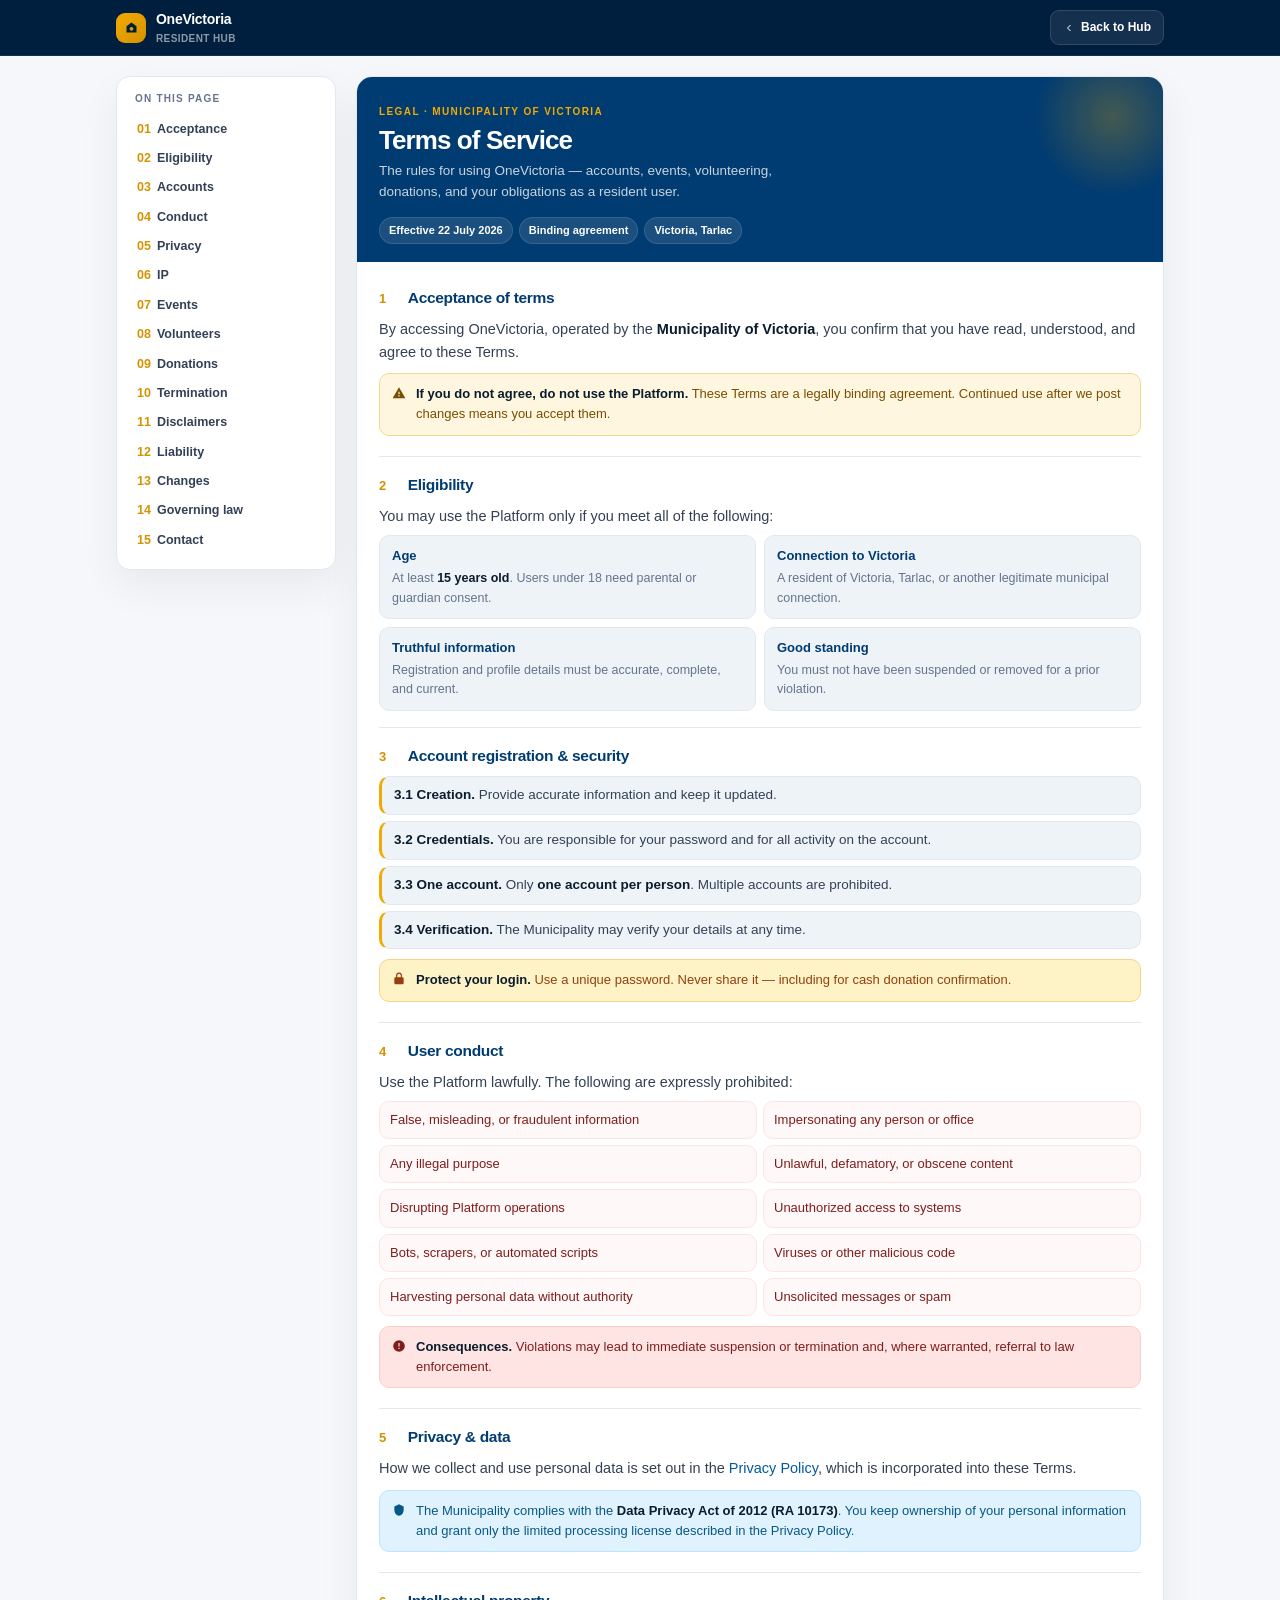
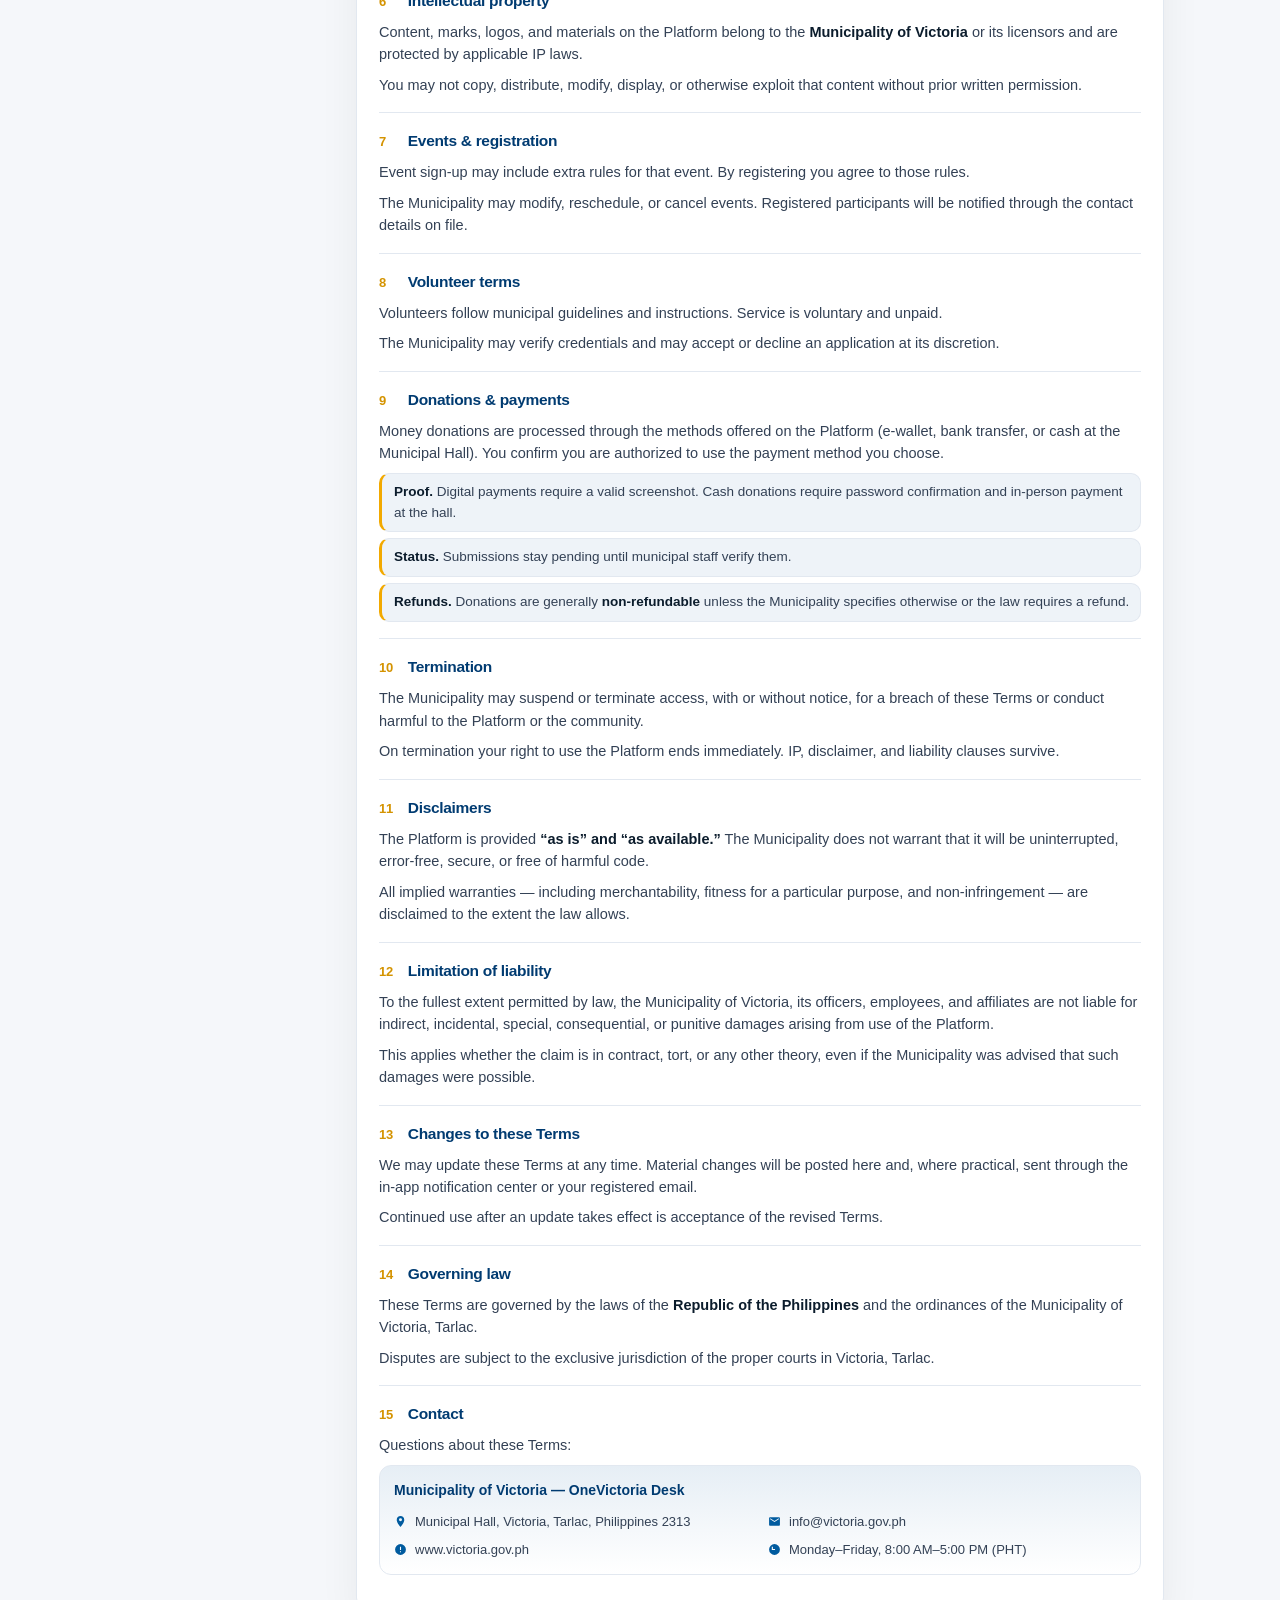
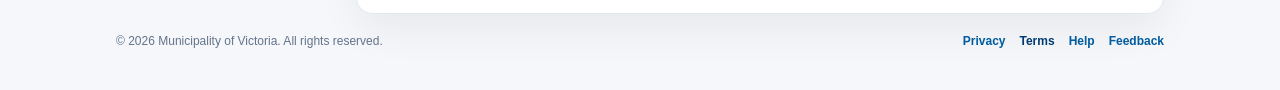
<file: terms-of-service.html>
<!DOCTYPE html>
<html lang="en">

<head>
    <meta charset="UTF-8" />
    <meta name="viewport" content="width=device-width, initial-scale=1.0" />
    <meta name="description"
        content="Terms of Service for OneVictoria Resident Hub — rules for accounts, events, volunteering, and donations in the Municipality of Victoria, Tarlac." />
    <title>Terms of Service · OneVictoria</title>
    <link rel="shortcut icon" href="gemini-svg%20(1).svg" type="image/x-icon" />
    <style>
        :root {
            --blue: #003B71;
            --blue-hover: #002A52;
            --blue-soft: #E6EEF5;
            --gold: #F2A900;
            --gold-dark: #D49300;
            --gold-soft: #FFF6E0;
            --dark: #001F3F;
            --light: #E8F0FE;
            --accent: #005B9F;
            --ink: #0B1C2C;
            --body: #334155;
            --muted: #64748B;
            --border: #E2E8F0;
            --canvas: #F5F7FA;
            --surface: #FFFFFF;
            --surface-2: #EEF3F8;
            --success: #0D7A5F;
            --success-bg: #E6F6F1;
            --warning: #B45309;
            --warning-bg: #FEF3C7;
            --danger: #B42318;
            --danger-bg: #FEE4E2;
            --info: #026AA2;
            --info-bg: #E0F2FE;
            --header-h: 56px;
        }

        * {
            box-sizing: border-box;
            margin: 0;
            padding: 0;
        }

        html {
            scroll-behavior: smooth;
        }

        body {
            font-family: Inter, Segoe UI, Helvetica, Arial, sans-serif;
            background: var(--canvas);
            color: var(--body);
            font-size: 14.5px;
            line-height: 1.55;
            min-height: 100vh;
        }

        a {
            color: var(--accent);
            text-decoration: none;
        }

        a:hover {
            color: var(--blue);
            text-decoration: underline;
        }

        a:focus-visible,
        button:focus-visible {
            outline: 2px solid var(--gold);
            outline-offset: 2px;
        }

        .skip {
            position: absolute;
            left: 12px;
            top: -40px;
            background: var(--gold);
            color: var(--dark);
            padding: 8px 12px;
            border-radius: 8px;
            font-weight: 700;
            z-index: 80;
        }

        .skip:focus {
            top: 12px;
        }

        header.app {
            position: sticky;
            top: 0;
            z-index: 40;
            height: var(--header-h);
            background: var(--dark);
            color: #fff;
            border-bottom: 1px solid rgba(255, 255, 255, 0.08);
        }

        .app-inner {
            max-width: 1080px;
            margin: 0 auto;
            height: 100%;
            padding: 0 16px;
            display: flex;
            align-items: center;
            justify-content: space-between;
            gap: 12px;
        }

        .brand {
            display: flex;
            align-items: center;
            gap: 10px;
            color: #fff;
            text-decoration: none;
            min-width: 0;
        }

        .brand:hover {
            text-decoration: none;
            color: #fff;
        }

        .seal {
            width: 30px;
            height: 30px;
            border-radius: 9px;
            flex-shrink: 0;
            background: linear-gradient(135deg, var(--gold), var(--gold-dark));
            display: grid;
            place-items: center;
        }

        .seal svg {
            width: 15px;
            height: 15px;
            fill: var(--dark);
        }

        .brand-name {
            font-weight: 800;
            font-size: 14px;
            letter-spacing: -0.02em;
        }

        .brand-sub {
            font-size: 10px;
            color: rgba(255, 255, 255, 0.55);
            font-weight: 600;
            letter-spacing: 0.04em;
            text-transform: uppercase;
        }

        .back {
            display: inline-flex;
            align-items: center;
            gap: 6px;
            color: #fff;
            background: rgba(255, 255, 255, 0.08);
            border: 1px solid rgba(255, 255, 255, 0.12);
            padding: 7px 12px;
            border-radius: 9px;
            font-size: 12px;
            font-weight: 600;
            text-decoration: none;
            white-space: nowrap;
        }

        .back:hover {
            background: rgba(255, 255, 255, 0.14);
            color: #fff;
            text-decoration: none;
        }

        .back svg {
            width: 12px;
            height: 12px;
            stroke: currentColor;
            fill: none;
            stroke-width: 2;
        }

        .wrap {
            max-width: 1080px;
            margin: 0 auto;
            padding: 20px 16px 40px;
        }

        .layout {
            display: grid;
            grid-template-columns: 220px minmax(0, 1fr);
            gap: 20px;
            align-items: start;
        }

        aside.toc {
            position: sticky;
            top: calc(var(--header-h) + 16px);
            background: var(--surface);
            border: 1px solid var(--border);
            border-radius: 14px;
            padding: 14px 12px;
            box-shadow: 0 16px 40px rgba(15, 23, 42, 0.06);
            max-height: calc(100vh - var(--header-h) - 32px);
            overflow: auto;
        }

        .toc h2 {
            font-size: 10px;
            letter-spacing: 0.12em;
            text-transform: uppercase;
            color: var(--muted);
            font-weight: 800;
            padding: 0 6px 8px;
        }

        .toc a {
            display: block;
            color: var(--body);
            text-decoration: none;
            font-size: 12.5px;
            font-weight: 600;
            padding: 5px 8px;
            border-radius: 8px;
        }

        .toc a:hover {
            background: var(--blue-soft);
            color: var(--blue);
        }

        .toc a span {
            color: var(--gold-dark);
            font-variant-numeric: tabular-nums;
            margin-right: 6px;
        }

        article.doc {
            background: var(--surface);
            border: 1px solid var(--border);
            border-radius: 16px;
            box-shadow: 0 16px 40px rgba(15, 23, 42, 0.06);
            overflow: hidden;
        }

        .doc-hero {
            background: var(--blue);
            color: #fff;
            padding: 22px 22px 18px;
            position: relative;
        }

        .doc-hero::after {
            content: "";
            position: absolute;
            right: -30px;
            top: -40px;
            width: 160px;
            height: 160px;
            border-radius: 50%;
            background: radial-gradient(circle, rgba(242, 169, 0, 0.28), transparent 70%);
        }

        .kicker {
            display: inline-flex;
            align-items: center;
            gap: 6px;
            font-size: 10px;
            font-weight: 800;
            letter-spacing: 0.14em;
            text-transform: uppercase;
            color: var(--gold);
            margin-bottom: 6px;
        }

        .doc-hero h1 {
            font-size: 26px;
            letter-spacing: -0.035em;
            line-height: 1.15;
        }

        .lede {
            margin-top: 6px;
            color: rgba(255, 255, 255, 0.78);
            font-size: 13.5px;
            max-width: 58ch;
        }

        .meta {
            display: flex;
            flex-wrap: wrap;
            gap: 6px;
            margin-top: 14px;
        }

        .pill {
            background: rgba(255, 255, 255, 0.1);
            border: 1px solid rgba(255, 255, 255, 0.12);
            color: #fff;
            font-size: 11px;
            font-weight: 600;
            padding: 4px 9px;
            border-radius: 999px;
        }

        .doc-body {
            padding: 8px 22px 22px;
        }

        section.block {
            padding: 16px 0;
            border-bottom: 1px solid var(--border);
            scroll-margin-top: calc(var(--header-h) + 12px);
        }

        section.block:last-of-type {
            border-bottom: 0;
        }

        .block h2 {
            color: var(--blue);
            font-size: 15.5px;
            letter-spacing: -0.02em;
            display: flex;
            align-items: baseline;
            gap: 8px;
            margin-bottom: 8px;
        }

        .num {
            color: var(--gold-dark);
            font-variant-numeric: tabular-nums;
            font-size: 13px;
            min-width: 1.6em;
        }

        .block p {
            margin: 0 0 8px;
        }

        .block p:last-child {
            margin-bottom: 0;
        }

        strong {
            color: var(--ink);
            font-weight: 700;
        }

        .callout {
            display: flex;
            gap: 10px;
            align-items: flex-start;
            border-radius: 10px;
            padding: 10px 12px;
            margin: 10px 0 4px;
            font-size: 13px;
        }

        .callout.gold {
            background: var(--gold-soft);
            color: #7A4E00;
            border: 1px solid #F3D98A;
        }

        .callout.ok {
            background: var(--success-bg);
            color: #065F46;
            border: 1px solid #B7E4D4;
        }

        .callout.warn {
            background: var(--warning-bg);
            color: #92400E;
            border: 1px solid #F5D38A;
        }

        .callout.danger {
            background: var(--danger-bg);
            color: #7F1D1D;
            border: 1px solid #FECDCA;
        }

        .callout.info {
            background: var(--info-bg);
            color: #075985;
            border: 1px solid #BAE6FD;
        }

        .callout svg {
            width: 14px;
            height: 14px;
            flex-shrink: 0;
            margin-top: 2px;
        }

        .cards {
            display: grid;
            grid-template-columns: 1fr 1fr;
            gap: 8px;
            margin-top: 8px;
        }

        .card {
            background: var(--surface-2);
            border: 1px solid var(--border);
            border-radius: 10px;
            padding: 10px 12px;
        }

        .card h3 {
            color: var(--blue);
            font-size: 13px;
            margin-bottom: 3px;
        }

        .card p {
            font-size: 12.5px;
            color: var(--muted);
            margin: 0;
        }

        .uses {
            list-style: none;
            display: grid;
            gap: 6px;
            margin-top: 8px;
        }

        .uses li {
            background: var(--surface-2);
            border: 1px solid var(--border);
            border-radius: 10px;
            padding: 8px 10px 8px 12px;
            border-left: 3px solid var(--gold);
            font-size: 13.5px;
        }

        .ban {
            list-style: none;
            display: grid;
            grid-template-columns: 1fr 1fr;
            gap: 6px;
            margin-top: 8px;
        }

        .ban li {
            background: #FFF8F8;
            border: 1px solid #FCE4E4;
            border-radius: 10px;
            padding: 8px 10px;
            font-size: 13px;
            color: #7F1D1D;
        }

        .contact {
            background: linear-gradient(180deg, var(--blue-soft), #fff);
            border: 1px solid var(--border);
            border-radius: 12px;
            padding: 14px;
            display: grid;
            grid-template-columns: 1fr 1fr;
            gap: 8px 16px;
        }

        .contact .who {
            grid-column: 1 / -1;
            color: var(--blue);
            font-size: 14px;
            margin-bottom: 2px;
        }

        .row {
            display: flex;
            gap: 8px;
            align-items: flex-start;
            font-size: 13px;
        }

        .row svg {
            width: 13px;
            height: 13px;
            fill: var(--accent);
            margin-top: 3px;
            flex-shrink: 0;
        }

        footer.site {
            margin-top: 18px;
            display: flex;
            flex-wrap: wrap;
            gap: 8px 16px;
            justify-content: space-between;
            align-items: center;
            color: var(--muted);
            font-size: 12px;
        }

        .links {
            display: flex;
            flex-wrap: wrap;
            gap: 14px;
            font-weight: 600;
        }

        .links .here {
            color: var(--blue);
        }

        @media (max-width: 860px) {
            .layout {
                grid-template-columns: 1fr;
            }

            aside.toc {
                position: static;
                padding: 12px;
                max-height: none;
            }

            .toc-links {
                display: flex;
                flex-wrap: wrap;
                gap: 4px;
            }

            .toc a {
                padding: 5px 8px;
                background: var(--surface-2);
                font-size: 12px;
            }

            .cards,
            .contact,
            .ban {
                grid-template-columns: 1fr;
            }

            .doc-hero {
                padding: 18px 16px 16px;
            }

            .doc-hero h1 {
                font-size: 22px;
            }

            .doc-body {
                padding: 4px 16px 18px;
            }
        }

        @media (max-width: 420px) {
            .brand-sub {
                display: none;
            }

            .back span {
                display: none;
            }
        }

        @media print {

            header.app,
            aside.toc,
            footer.site,
            .skip {
                display: none !important;
            }

            body,
            .doc {
                background: #fff;
                box-shadow: none;
                border: 0;
            }

            .wrap,
            .layout {
                display: block;
                padding: 0;
                max-width: none;
            }

            .doc-hero {
                background: #fff;
                color: var(--blue);
                padding: 0 0 12px;
            }

            .doc-hero .lede,
            .pill {
                color: var(--body);
            }

            .kicker {
                color: var(--gold-dark);
            }

            a {
                color: inherit;
                text-decoration: none;
            }
        }
    </style>
</head>

<body>
    <a class="skip" href="#terms">Skip to terms</a>

    <header class="app">
        <div class="app-inner">
            <a class="brand" href="index.html">
                <div class="seal" aria-hidden="true">
                    <svg viewBox="0 0 24 24">
                        <path d="M4 10l8-6 8 6v10H4V10zm8 1a3 3 0 100 6 3 3 0 000-6z" />
                    </svg>
                </div>
                <div>
                    <div class="brand-name">OneVictoria</div>
                    <div class="brand-sub">Resident Hub</div>
                </div>
            </a>
            <a class="back" href="index.html">
                <svg viewBox="0 0 24 24">
                    <path d="M15 18l-6-6 6-6" />
                </svg>
                <span>Back to Hub</span>
            </a>
        </div>
    </header>

    <div class="wrap">
        <div class="layout">
            <aside class="toc" aria-label="On this page">
                <h2>On this page</h2>
                <nav class="toc-links">
                    <a href="#acceptance"><span>01</span>Acceptance</a>
                    <a href="#eligibility"><span>02</span>Eligibility</a>
                    <a href="#account"><span>03</span>Accounts</a>
                    <a href="#user-conduct"><span>04</span>Conduct</a>
                    <a href="#privacy"><span>05</span>Privacy</a>
                    <a href="#intellectual-property"><span>06</span>IP</a>
                    <a href="#events"><span>07</span>Events</a>
                    <a href="#volunteering"><span>08</span>Volunteers</a>
                    <a href="#donations"><span>09</span>Donations</a>
                    <a href="#termination"><span>10</span>Termination</a>
                    <a href="#disclaimers"><span>11</span>Disclaimers</a>
                    <a href="#limitation"><span>12</span>Liability</a>
                    <a href="#changes"><span>13</span>Changes</a>
                    <a href="#governing-law"><span>14</span>Governing law</a>
                    <a href="#contact"><span>15</span>Contact</a>
                </nav>
            </aside>

            <article class="doc" id="terms">
                <div class="doc-hero">
                    <div class="kicker">Legal · Municipality of Victoria</div>
                    <h1>Terms of Service</h1>
                    <p class="lede">The rules for using OneVictoria — accounts, events, volunteering, donations, and
                        your obligations as a resident user.</p>
                    <div class="meta">
                        <span class="pill">Effective 22 July 2026</span>
                        <span class="pill">Binding agreement</span>
                        <span class="pill">Victoria, Tarlac</span>
                    </div>
                </div>

                <div class="doc-body">
                    <section class="block" id="acceptance">
                        <h2><span class="num">1</span>Acceptance of terms</h2>
                        <p>By accessing OneVictoria, operated by the <strong>Municipality of Victoria</strong>, you
                            confirm that you have read, understood, and agree to these Terms.</p>
                        <div class="callout gold">
                            <svg viewBox="0 0 24 24" fill="currentColor">
                                <path d="M1 21h22L12 2 1 21zm12-3h-2v-2h2v2zm0-4h-2v-4h2v4z" />
                            </svg>
                            <div><strong>If you do not agree, do not use the Platform.</strong> These Terms are a
                                legally binding agreement. Continued use after we post changes means you accept them.
                            </div>
                        </div>
                    </section>

                    <section class="block" id="eligibility">
                        <h2><span class="num">2</span>Eligibility</h2>
                        <p>You may use the Platform only if you meet all of the following:</p>
                        <div class="cards">
                            <div class="card">
                                <h3>Age</h3>
                                <p>At least <strong>15 years old</strong>. Users under 18 need parental or guardian
                                    consent.</p>
                            </div>
                            <div class="card">
                                <h3>Connection to Victoria</h3>
                                <p>A resident of Victoria, Tarlac, or another legitimate municipal connection.</p>
                            </div>
                            <div class="card">
                                <h3>Truthful information</h3>
                                <p>Registration and profile details must be accurate, complete, and current.</p>
                            </div>
                            <div class="card">
                                <h3>Good standing</h3>
                                <p>You must not have been suspended or removed for a prior violation.</p>
                            </div>
                        </div>
                    </section>

                    <section class="block" id="account">
                        <h2><span class="num">3</span>Account registration &amp; security</h2>
                        <ul class="uses">
                            <li><strong>3.1 Creation.</strong> Provide accurate information and keep it updated.</li>
                            <li><strong>3.2 Credentials.</strong> You are responsible for your password and for all
                                activity on the account.</li>
                            <li><strong>3.3 One account.</strong> Only <strong>one account per person</strong>. Multiple
                                accounts are prohibited.</li>
                            <li><strong>3.4 Verification.</strong> The Municipality may verify your details at any time.
                            </li>
                        </ul>
                        <div class="callout warn">
                            <svg viewBox="0 0 24 24" fill="currentColor">
                                <path
                                    d="M12 1a5 5 0 00-5 5v3H6a2 2 0 00-2 2v8a2 2 0 002 2h12a2 2 0 002-2v-8a2 2 0 00-2-2h-1V6a5 5 0 00-5-5zm-3 8V6a3 3 0 016 0v3H9z" />
                            </svg>
                            <div><strong>Protect your login.</strong> Use a unique password. Never share it — including
                                for cash donation confirmation.</div>
                        </div>
                    </section>

                    <section class="block" id="user-conduct">
                        <h2><span class="num">4</span>User conduct</h2>
                        <p>Use the Platform lawfully. The following are expressly prohibited:</p>
                        <ul class="ban">
                            <li>False, misleading, or fraudulent information</li>
                            <li>Impersonating any person or office</li>
                            <li>Any illegal purpose</li>
                            <li>Unlawful, defamatory, or obscene content</li>
                            <li>Disrupting Platform operations</li>
                            <li>Unauthorized access to systems</li>
                            <li>Bots, scrapers, or automated scripts</li>
                            <li>Viruses or other malicious code</li>
                            <li>Harvesting personal data without authority</li>
                            <li>Unsolicited messages or spam</li>
                        </ul>
                        <div class="callout danger">
                            <svg viewBox="0 0 24 24" fill="currentColor">
                                <path d="M12 2a10 10 0 100 20 10 10 0 000-20zm1 15h-2v-2h2v2zm0-4h-2V7h2v6z" />
                            </svg>
                            <div><strong>Consequences.</strong> Violations may lead to immediate suspension or
                                termination and, where warranted, referral to law enforcement.</div>
                        </div>
                    </section>

                    <section class="block" id="privacy">
                        <h2><span class="num">5</span>Privacy &amp; data</h2>
                        <p>How we collect and use personal data is set out in the <a href="privacy-policy.html">Privacy
                                Policy</a>, which is incorporated into these Terms.</p>
                        <div class="callout info">
                            <svg viewBox="0 0 24 24" fill="currentColor">
                                <path d="M12 2l8 4v6c0 5-3.4 9.4-8 10-4.6-.6-8-5-8-10V6l8-4z" />
                            </svg>
                            <div>The Municipality complies with the <strong>Data Privacy Act of 2012 (RA
                                    10173)</strong>. You keep ownership of your personal information and grant only the
                                limited processing license described in the Privacy Policy.</div>
                        </div>
                    </section>

                    <section class="block" id="intellectual-property">
                        <h2><span class="num">6</span>Intellectual property</h2>
                        <p>Content, marks, logos, and materials on the Platform belong to the <strong>Municipality of
                                Victoria</strong> or its licensors and are protected by applicable IP laws.</p>
                        <p>You may not copy, distribute, modify, display, or otherwise exploit that content without
                            prior written permission.</p>
                    </section>

                    <section class="block" id="events">
                        <h2><span class="num">7</span>Events &amp; registration</h2>
                        <p>Event sign-up may include extra rules for that event. By registering you agree to those
                            rules.</p>
                        <p>The Municipality may modify, reschedule, or cancel events. Registered participants will be
                            notified through the contact details on file.</p>
                    </section>

                    <section class="block" id="volunteering">
                        <h2><span class="num">8</span>Volunteer terms</h2>
                        <p>Volunteers follow municipal guidelines and instructions. Service is voluntary and unpaid.</p>
                        <p>The Municipality may verify credentials and may accept or decline an application at its
                            discretion.</p>
                    </section>

                    <section class="block" id="donations">
                        <h2><span class="num">9</span>Donations &amp; payments</h2>
                        <p>Money donations are processed through the methods offered on the Platform (e-wallet, bank
                            transfer, or cash at the Municipal Hall). You confirm you are authorized to use the payment
                            method you choose.</p>
                        <ul class="uses">
                            <li><strong>Proof.</strong> Digital payments require a valid screenshot. Cash donations
                                require password confirmation and in-person payment at the hall.</li>
                            <li><strong>Status.</strong> Submissions stay pending until municipal staff verify them.
                            </li>
                            <li><strong>Refunds.</strong> Donations are generally <strong>non-refundable</strong> unless
                                the Municipality specifies otherwise or the law requires a refund.</li>
                        </ul>
                    </section>

                    <section class="block" id="termination">
                        <h2><span class="num">10</span>Termination</h2>
                        <p>The Municipality may suspend or terminate access, with or without notice, for a breach of
                            these Terms or conduct harmful to the Platform or the community.</p>
                        <p>On termination your right to use the Platform ends immediately. IP, disclaimer, and liability
                            clauses survive.</p>
                    </section>

                    <section class="block" id="disclaimers">
                        <h2><span class="num">11</span>Disclaimers</h2>
                        <p>The Platform is provided <strong>“as is” and “as available.”</strong> The Municipality does
                            not warrant that it will be uninterrupted, error-free, secure, or free of harmful code.</p>
                        <p>All implied warranties — including merchantability, fitness for a particular purpose, and
                            non-infringement — are disclaimed to the extent the law allows.</p>
                    </section>

                    <section class="block" id="limitation">
                        <h2><span class="num">12</span>Limitation of liability</h2>
                        <p>To the fullest extent permitted by law, the Municipality of Victoria, its officers,
                            employees, and affiliates are not liable for indirect, incidental, special, consequential,
                            or punitive damages arising from use of the Platform.</p>
                        <p>This applies whether the claim is in contract, tort, or any other theory, even if the
                            Municipality was advised that such damages were possible.</p>
                    </section>

                    <section class="block" id="changes">
                        <h2><span class="num">13</span>Changes to these Terms</h2>
                        <p>We may update these Terms at any time. Material changes will be posted here and, where
                            practical, sent through the in-app notification center or your registered email.</p>
                        <p>Continued use after an update takes effect is acceptance of the revised Terms.</p>
                    </section>

                    <section class="block" id="governing-law">
                        <h2><span class="num">14</span>Governing law</h2>
                        <p>These Terms are governed by the laws of the <strong>Republic of the Philippines</strong> and
                            the ordinances of the Municipality of Victoria, Tarlac.</p>
                        <p>Disputes are subject to the exclusive jurisdiction of the proper courts in Victoria, Tarlac.
                        </p>
                    </section>

                    <section class="block" id="contact">
                        <h2><span class="num">15</span>Contact</h2>
                        <p>Questions about these Terms:</p>
                        <div class="contact">
                            <strong class="who">Municipality of Victoria — OneVictoria Desk</strong>
                            <div class="row">
                                <svg viewBox="0 0 24 24">
                                    <path
                                        d="M12 2C8.1 2 5 5.1 5 9c0 5.2 7 13 7 13s7-7.8 7-13c0-3.9-3.1-7-7-7zm0 9.5A2.5 2.5 0 1112 6a2.5 2.5 0 010 5.5z" />
                                </svg>
                                Municipal Hall, Victoria, Tarlac, Philippines 2313
                            </div>
                            <div class="row">
                                <svg viewBox="0 0 24 24">
                                    <path
                                        d="M20 4H4c-1.1 0-2 .9-2 2v12c0 1.1.9 2 2 2h16c1.1 0 2-.9 2-2V6c0-1.1-.9-2-2-2zm0 4l-8 5-8-5V6l8 5 8-5v2z" />
                                </svg>
                                info@victoria.gov.ph
                            </div>
                            <div class="row">
                                <svg viewBox="0 0 24 24">
                                    <path d="M12 2a10 10 0 100 20 10 10 0 000-20zm-1 15v-2h2v2h-2zm0-4V7h2v6h-2z" />
                                </svg>
                                www.victoria.gov.ph
                            </div>
                            <div class="row">
                                <svg viewBox="0 0 24 24">
                                    <path d="M12 2a10 10 0 100 20 10 10 0 000-20zm1 11H7V7h2v4h4v2z" />
                                </svg>
                                Monday–Friday, 8:00 AM–5:00 PM (PHT)
                            </div>
                        </div>
                    </section>
                </div>
            </article>
        </div>

        <footer class="site">
            <p>© 2026 Municipality of Victoria. All rights reserved.</p>
            <nav class="links" aria-label="Legal">
                <a href="privacy-policy.html">Privacy</a>
                <span class="here">Terms</span>
                <a href="help-center.html">Help</a>
                <a href="feedback.html">Feedback</a>
            </nav>
        </footer>
    </div>
</body>

</html>
</file>
